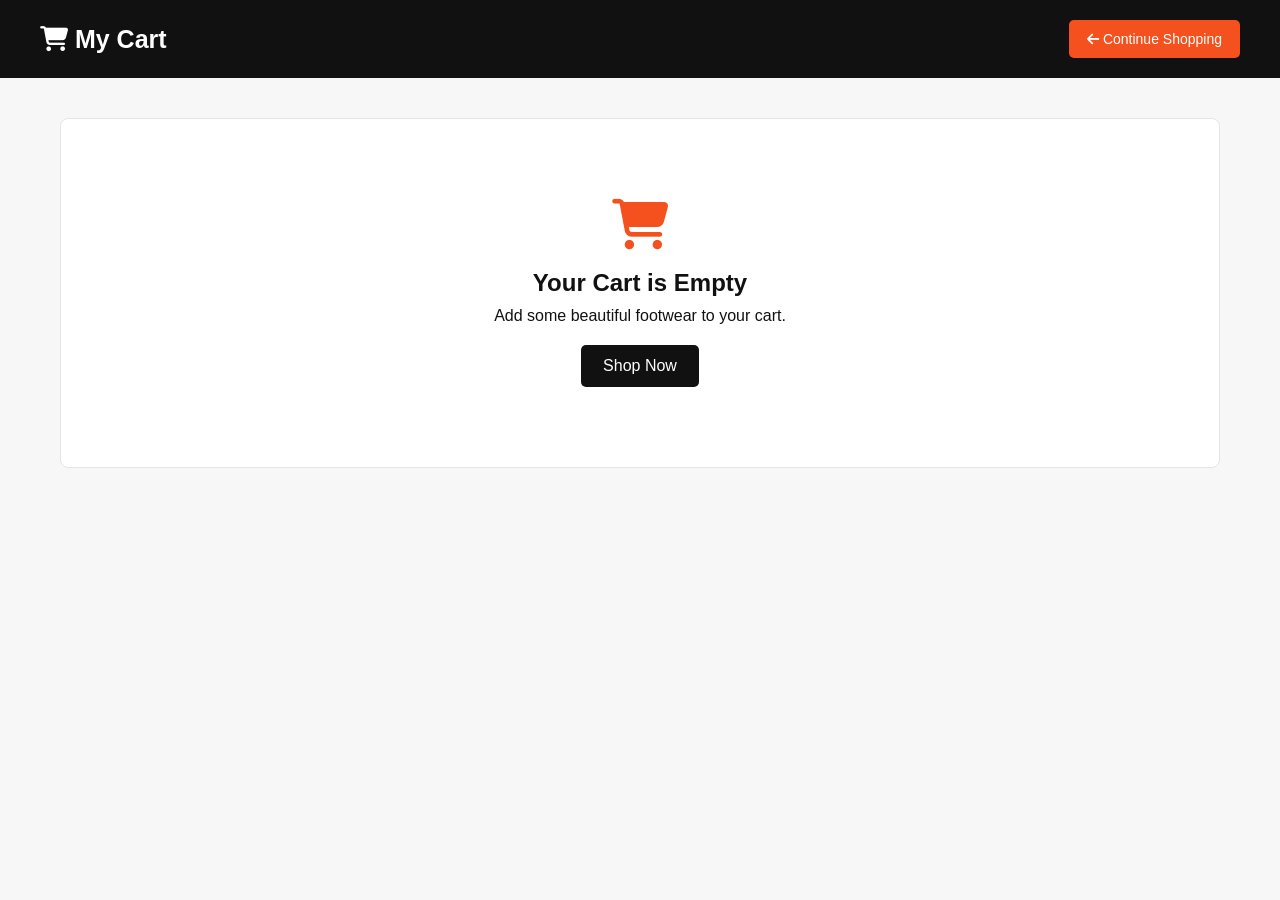
<file: cart.html>
<!DOCTYPE html>
<html lang="en">

<head>
    <meta charset="UTF-8">
    <meta name="viewport" content="width=device-width, initial-scale=1.0">

    <title>SOLESTYLE | Cart</title>

    <link rel="stylesheet"
          href="https://cdnjs.cloudflare.com/ajax/libs/font-awesome/6.5.2/css/all.min.css">

    <style>

        * {
            margin: 0;
            padding: 0;
            box-sizing: border-box;
        }

        body {
            font-family: Arial, Helvetica, sans-serif;
            background: #f7f7f7;
            color: #111;
        }

        /* HEADER */

        .header {
            background: #111;
            color: white;
            padding: 20px 40px;
            display: flex;
            align-items: center;
            justify-content: space-between;
        }

        .header h1 {
            font-size: 25px;
        }

        .back-btn {
            text-decoration: none;
            color: white;
            background: #f4511e;
            padding: 11px 18px;
            border-radius: 5px;
            font-size: 14px;
        }

        .back-btn:hover {
            background: white;
            color: #f4511e;
        }

        /* CART CONTAINER */

        .cart-container {
            max-width: 1200px;
            margin: 40px auto;
            padding: 0 20px;
        }

        .cart-items {
            display: flex;
            flex-direction: column;
            gap: 15px;
        }

        /* CART ITEM */

        .cart-item {
            background: white;
            border: 1px solid #e5e5e5;
            border-radius: 8px;
            padding: 15px;
            display: flex;
            align-items: center;
            gap: 20px;
        }

        .cart-item img {
            width: 120px;
            height: 120px;
            object-fit: cover;
            border-radius: 6px;
        }

        .cart-info {
            flex: 1;
        }

        .cart-info h3 {
            font-size: 18px;
            margin-bottom: 8px;
        }

        .cart-price {
            color: #f4511e;
            font-size: 17px;
            font-weight: bold;
            margin-bottom: 12px;
        }

        /* QUANTITY */

        .quantity {
            display: flex;
            align-items: center;
            gap: 10px;
        }

        .quantity button {
            width: 30px;
            height: 30px;
            border: 1px solid #ddd;
            background: white;
            cursor: pointer;
            border-radius: 4px;
            font-size: 16px;
        }

        .quantity button:hover {
            background: #f4511e;
            color: white;
        }

        .quantity span {
            min-width: 25px;
            text-align: center;
            font-weight: bold;
        }

        /* REMOVE BUTTON */

        .remove-btn {
            border: none;
            background: #111;
            color: white;
            padding: 9px 14px;
            border-radius: 5px;
            cursor: pointer;
        }

        .remove-btn:hover {
            background: #f4511e;
        }

        /* ORDER SUMMARY */

        .cart-summary {
            margin-top: 30px;
            background: white;
            border: 1px solid #e5e5e5;
            border-radius: 8px;
            padding: 25px;
            max-width: 400px;
            margin-left: auto;
        }

        .cart-summary h2 {
            margin-bottom: 20px;
        }

        .summary-row {
            display: flex;
            justify-content: space-between;
            margin-bottom: 15px;
            font-size: 15px;
        }

        .summary-row.total {
            border-top: 1px solid #ddd;
            padding-top: 15px;
            font-size: 20px;
            font-weight: bold;
        }

        /* CHECKOUT BUTTON */

        .checkout-btn {
            width: 100%;
            padding: 13px;
            border: none;
            background: #f4511e;
            color: white;
            border-radius: 5px;
            font-size: 15px;
            font-weight: bold;
            cursor: pointer;
            margin-top: 10px;
        }

        .checkout-btn:hover {
            background: #111;
        }

        /* EMPTY CART */

        .empty-cart {
            background: white;
            padding: 80px 20px;
            text-align: center;
            border-radius: 8px;
            border: 1px solid #e5e5e5;
        }

        .empty-cart i {
            font-size: 50px;
            color: #f4511e;
            margin-bottom: 20px;
        }

        .empty-cart h2 {
            margin-bottom: 10px;
        }

        .shop-btn {
            display: inline-block;
            margin-top: 20px;
            padding: 12px 22px;
            background: #111;
            color: white;
            text-decoration: none;
            border-radius: 5px;
        }

        .shop-btn:hover {
            background: #f4511e;
        }

        /* MOBILE RESPONSIVE */

        @media (max-width: 600px) {

            .header {
                padding: 18px 15px;
                gap: 10px;
            }

            .header h1 {
                font-size: 20px;
            }

            .back-btn {
                padding: 9px 10px;
                font-size: 12px;
            }

            .cart-item {
                flex-direction: column;
                align-items: flex-start;
            }

            .cart-item img {
                width: 100%;
                height: 250px;
            }

            .cart-summary {
                max-width: 100%;
            }

        }

    </style>

</head>

<body>

    <!-- HEADER -->

    <header class="header">

        <h1>
            <i class="fa-solid fa-cart-shopping"></i>
            My Cart
        </h1>

        <a href="index.html" class="back-btn">
            <i class="fa-solid fa-arrow-left"></i>
            Continue Shopping
        </a>

    </header>


    <!-- CART SECTION -->

    <main class="cart-container">

        <div id="cartItems" class="cart-items"></div>

    </main>


    <script>

        // GET CART FROM LOCAL STORAGE

        let cart = JSON.parse(localStorage.getItem("cart")) || [];

        const cartItems = document.getElementById("cartItems");


        // DISPLAY CART

        function displayCart() {

            cartItems.innerHTML = "";

            // EMPTY CART

            if (cart.length === 0) {

                cartItems.innerHTML = `

                    <div class="empty-cart">

                        <i class="fa-solid fa-cart-shopping"></i>

                        <h2>Your Cart is Empty</h2>

                        <p>
                            Add some beautiful footwear to your cart.
                        </p>

                        <a href="index.html" class="shop-btn">
                            Shop Now
                        </a>

                    </div>

                `;

                return;
            }


            // CALCULATE SUBTOTAL

            let subtotal = 0;


            // DISPLAY PRODUCTS

            cart.forEach((product, index) => {

                let price = Number(
                    String(product.price).replace(/[₹,]/g, "")
                );

                let quantity = Number(product.quantity) || 1;

                let total = price * quantity;

                subtotal += total;


                cartItems.innerHTML += `

                    <div class="cart-item">

                        <img
                            src="${product.image}"
                            alt="${product.name}"
                        >

                        <div class="cart-info">

                            <h3>${product.name}</h3>

                            <p class="cart-price">
                                ${product.price}
                            </p>

                            <div class="quantity">

                                <button onclick="decreaseQuantity(${index})">
                                    −
                                </button>

                                <span>${quantity}</span>

                                <button onclick="increaseQuantity(${index})">
                                    +
                                </button>

                            </div>

                        </div>

                        <button
                            class="remove-btn"
                            onclick="removeItem(${index})">

                            <i class="fa-solid fa-trash"></i>
                            Remove

                        </button>

                    </div>

                `;

            });


            // ORDER SUMMARY

            let delivery = 50;

            let grandTotal = subtotal + delivery;


            cartItems.innerHTML += `

                <div class="cart-summary">

                    <h2>Order Summary</h2>

                    <div class="summary-row">

                        <span>Subtotal</span>

                        <span>
                            ₹${subtotal.toLocaleString("en-IN")}
                        </span>

                    </div>

                    <div class="summary-row">

                        <span>Delivery</span>

                        <span>
                            ₹${delivery}
                        </span>

                    </div>

                    <div class="summary-row total">

                        <span>Total</span>

                        <span>
                            ₹${grandTotal.toLocaleString("en-IN")}
                        </span>

                    </div>

                    <button
                        class="checkout-btn"
                        onclick="checkout()">

                        <i class="fa-solid fa-lock"></i>
                        CHECKOUT

                    </button>

                </div>

            `;

        }


        // INCREASE QUANTITY

        function increaseQuantity(index) {

            cart[index].quantity++;

            saveCart();

        }


        // DECREASE QUANTITY

        function decreaseQuantity(index) {

            if (cart[index].quantity > 1) {

                cart[index].quantity--;

            } else {

                cart.splice(index, 1);

            }

            saveCart();

        }


        // REMOVE PRODUCT

        function removeItem(index) {

            cart.splice(index, 1);

            saveCart();

        }


        // SAVE CART

        function saveCart() {

            localStorage.setItem(
                "cart",
                JSON.stringify(cart)
            );

            displayCart();

        }


        // CHECKOUT

        function checkout() {

            if (cart.length === 0) {

                alert("Your cart is empty!");

                return;

            }

            let subtotal = cart.reduce((sum, item) => {

                let price = Number(
                    String(item.price).replace(/[₹,]/g, "")
                );

                return sum + (price * (Number(item.quantity) || 1));

            }, 0);


            let delivery = 50;

            let total = subtotal + delivery;


            // SUCCESS MESSAGE

            alert(

                "ORDER PLACED SUCCESSFULLY!\n\n" +

                "Subtotal: ₹" + subtotal.toLocaleString("en-IN") + "\n" +

                "Delivery: ₹" + delivery + "\n" +

                "Total: ₹" + total.toLocaleString("en-IN") + "\n\n" +

                "Thank you for shopping with SOLESTYLE!"

            );


            // CLEAR CART

            localStorage.removeItem("cart");

            cart = [];

            displayCart();

        }


        // INITIAL DISPLAY

        displayCart();

    </script>

</body>

</html>
</file>
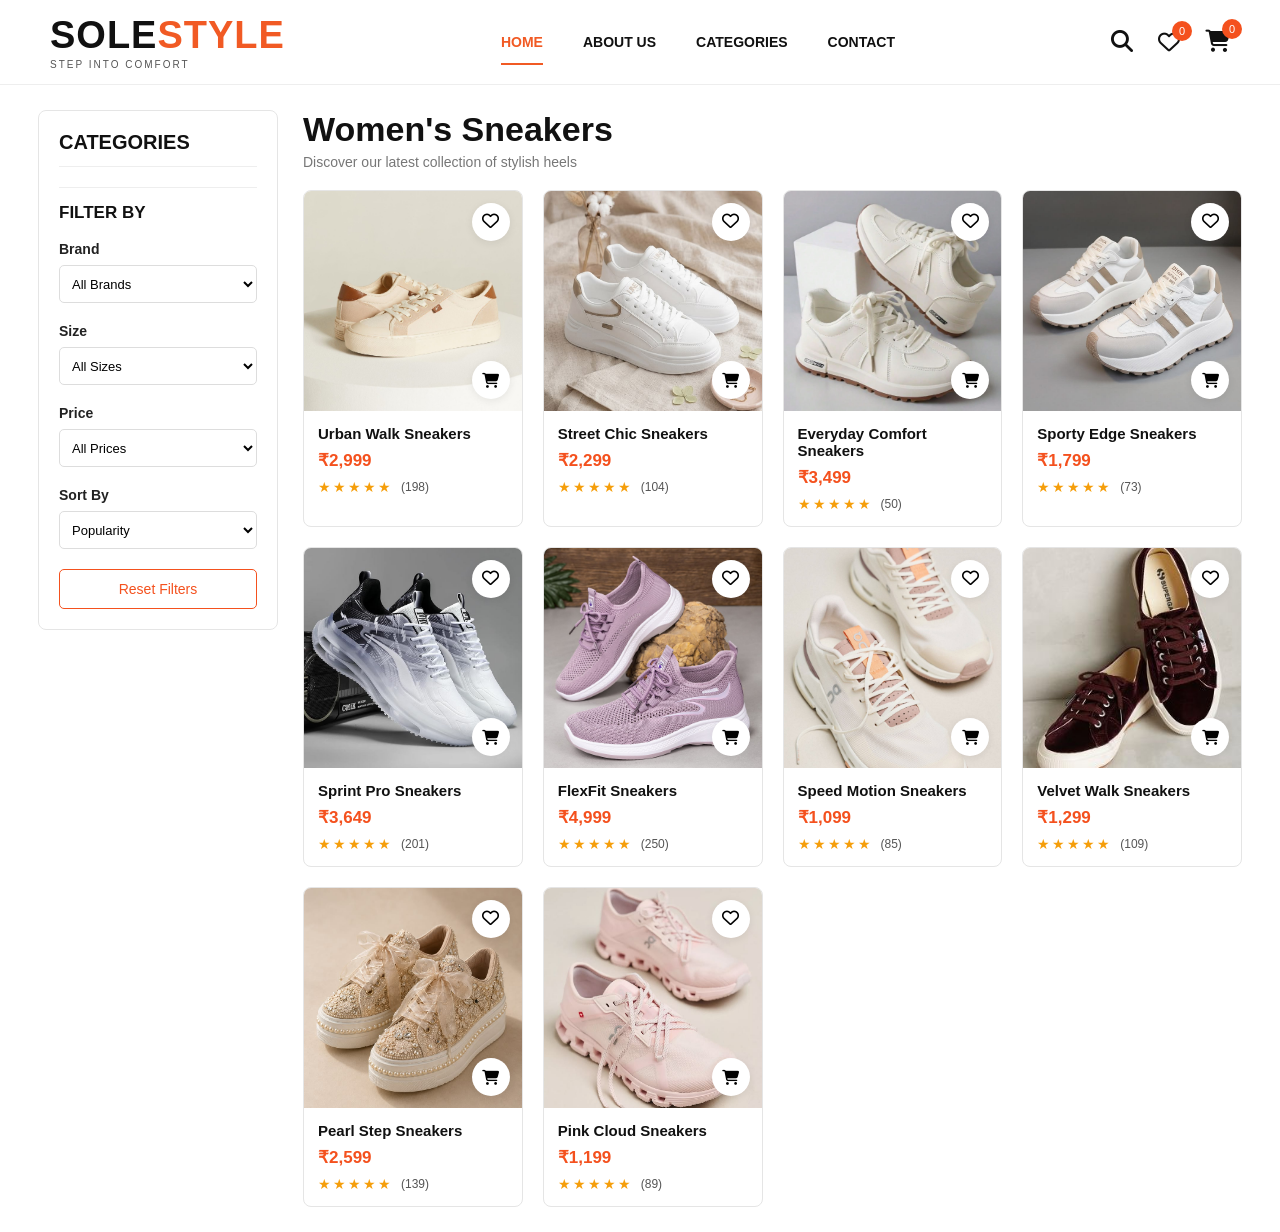
<file: Classicsneakers.html>
<!DOCTYPE html>
<html lang="en">
<head>
    <meta charset="UTF-8">
    <meta name="viewport" content="width=device-width, initial-scale=1.0">

    <title>SOLESTYLE | Categories</title>

    <link rel="stylesheet"
          href="https://cdnjs.cloudflare.com/ajax/libs/font-awesome/6.5.2/css/all.min.css">

    <style>

        * {
            margin: 0;
            padding: 0;
            box-sizing: border-box;
        }

        body {
            font-family: Arial, Helvetica, sans-serif;
            background: #fff;
            color: #111;
            padding-top: 85px;
        }

        /* Navbar */

.navbar {
    width: 100%;
    height: 85px;

    padding: 0 50px;

    display: flex;
    align-items: center;
    justify-content: space-between;

    background: #ffffff;

    border-bottom: 1px solid #eeeeee;

    /* FIXED */
    position: fixed;

    /* Directly below top bar */
    top: 0px;
    left: 0;

    z-index: 1000;
}
/* Logo */

.logo h2{
    font-size:38px;
    font-weight:800;
    letter-spacing:1px;
}

.logo span{
    color:#f15a24;
}

.logo p{
    font-size:10px;
    letter-spacing:2px;
    margin-top:2px;
    color:#555;
}
/* Menu */

.nav-links{
    display:flex;
    list-style:none;
    gap:40px;
}

.nav-links a{
    text-decoration:none;
    color:#111;
    font-size:14px;
    font-weight:600;
    position:relative;
}

.nav-links a:hover,
.nav-links .active{
    color:#f15a24;
}

.nav-links a {
    text-decoration: none;
    color: #111;
    font-size: 14px;
    font-weight: 600;
    position: relative;
    padding-bottom: 15px;
}

.nav-links a::after {
    content: "";
    position: absolute;

    left: 0;
    bottom: 0;

    width: 0;
    height: 2px;

    background: #f15a24;

    transition: width 0.3s ease;
}

.nav-links a.active {
    color: #f15a24;
}

.nav-links a.active::after {
    width: 100%;
}


.nav-links i{
    font-size:10px;
    margin-left:4px;
}


/* Icons */

.nav-icons{
    display:flex;
    align-items:center;
    gap:25px;
}

.nav-icons a{
    color:#111;
    font-size:22px;
    text-decoration:none;
}

.cart{
    position:relative;
}

.cart-icon {
    position: relative;
}

.cart-count {
    position: absolute;
    top: -10px;
    right: -12px;
    background: #f4511e;
    color: white;
    width: 20px;
    height: 20px;
    border-radius: 50%;
    font-size: 11px;
    display: flex;
    justify-content: center;
    align-items: center;
}
/* Navbar Wishlist Icon */

.nav-wishlist {
    position: relative;
    display: inline-flex;
    align-items: center;
    color: #111;
    font-size: 22px;
    text-decoration: none;
}

.nav-wishlist:hover {
    color: #f4511e;
}

.nav-wishlist .wishlist-count {
    position: absolute;
    top: -10px;
    right: -12px;
    background: #f4511e;
    color: white;
    width: 20px;
    height: 20px;
    border-radius: 50%;
    font-size: 11px;
    display: flex;
    justify-content: center;
    align-items: center;
}



        /* ================= MAIN LAYOUT ================= */

        .main-container {
            display: flex;
            gap: 25px;
            padding: 25px 38px;
        }


        /* ================= LEFT NAVIGATION ================= */

        .sidebar {
            width: 240px;
            min-width: 240px;
            border: 1px solid #e5e5e5;
            border-radius: 8px;
            background: #fff;
            padding: 20px;
            height: fit-content;
            position: sticky;
            top: 20px;
        }

        /* ================= SIDEBAR FILTER ================= */

        .sidebar-filter {
            margin-top: 20px;
            padding-top: 15px;
            border-top: 1px solid #eee;
        }


        .sidebar-filter h3 {
            font-size: 17px;
            margin-bottom: 18px;
        }


/* FILTER GROUP */

.filter-group {
    margin-bottom: 20px;
}


.filter-group h4 {
    font-size: 14px;
    margin-bottom: 8px;
    color: #222;
}


/* FILTER SELECT */

.filter-group select {
    width: 100%;
    height: 38px;

    border: 1px solid #ddd;
    border-radius: 5px;

    background: white;

    padding: 0 8px;

    font-size: 13px;

    cursor: pointer;
}


/* RESET BUTTON */

.sidebar-reset {
    width: 100%;
    height: 40px;

    border: 1px solid #f4511e;

    background: white;
    color: #f4511e;

    border-radius: 5px;

    cursor: pointer;

    font-size: 14px;

    transition: 0.3s;
}


.sidebar-reset:hover {
    background: #f4511e;
    color: white;
}

        .sidebar h2 {
            font-size: 20px;
            margin-bottom: 20px;
            padding-bottom: 12px;
            border-bottom: 1px solid #eee;
        }

        .sidebar ul {
            list-style: none;
        }

        .sidebar ul li {
            margin-bottom: 5px;
        }

        .sidebar ul li a {
            display: flex;
            align-items: center;
            gap: 12px;

            text-decoration: none;
            color: #333;

            padding: 12px 10px;

            border-radius: 5px;

            font-size: 14px;

            transition: 0.3s;
        }

        .sidebar ul li a i {
            width: 20px;
            color: #f4511e;
        }

        .sidebar ul li a:hover {
            background: #f4511e;
            color: white;
        }

        .sidebar ul li a:hover i {
            color: white;
        }

        .sidebar ul li a.active {
            background: #f4511e;
            color: white;
        }

        .sidebar ul li a.active i {
            color: white;
        }


        /* ================= RIGHT CONTENT ================= */

        .product-section {
            flex: 1;
            min-width: 0;
        }


        /* ================= PAGE TITLE ================= */

        .page-title {
            margin-bottom: 20px;
        }

        .page-title h1 {
            font-size: 34px;
            margin-bottom: 5px;
        }

        .page-title p {
            color: #777;
            font-size: 14px;
        }


        /* ================= PRODUCTS ================= */

        .products {
            display: grid;

            grid-template-columns: repeat(4, 1fr);

            gap: 20px;
        }

        .product-card {
            border: 1px solid #e5e5e5;

            border-radius: 8px;

            overflow: hidden;

            background: white;

            transition: 0.3s;
        }

        .product-card:hover {
            transform: translateY(-5px);

            box-shadow: 0 10px 25px rgba(0,0,0,0.08);
        }


        /* ================= PRODUCT IMAGE ================= */

        .product-image {
            height: 220px;

            background: #f7f7f7;

            position: relative;

            display: flex;

            align-items: center;

            justify-content: center;

            overflow: hidden;
        }

        .product-image img {
            width: 100%;
            height: 100%;

            object-fit: cover;

            transition: 0.4s;
        }

        .product-card:hover .product-image img {
            transform: scale(1.04);
        }


        /* ================= WISHLIST ================= */

        .wishlist {
            position: absolute;

            top: 12px;
            right: 12px;

            width: 38px;
            height: 38px;

            border: none;

            border-radius: 50%;

            background: white;

            font-size: 17px;

            cursor: pointer;

            box-shadow: 0 2px 8px rgba(0,0,0,0.08);
        }

        .wishlist:hover {
            color: #f4511e;
        }


        /* ================= CART ================= */

        .add-cart {
            position: absolute;

            bottom: 12px;
            right: 12px;

            width: 38px;
            height: 38px;

            border: none;

            border-radius: 50%;

            background: white;

            font-size: 15px;

            cursor: pointer;

            box-shadow: 0 2px 8px rgba(0,0,0,0.08);
        }

        .add-cart:hover {
            color: #f4511e;
        }


        /* ================= PRODUCT INFO ================= */

        .product-info {
            padding: 14px;
        }

        .product-info h3 {
            font-size: 15px;

            font-weight: 600;

            margin-bottom: 8px;
        }

        .price {
            color: #f4511e;

            font-size: 17px;

            font-weight: 700;

            margin-bottom: 8px;
        }

        .rating {
            display: flex;

            align-items: center;

            gap: 8px;
        }

        .rating span {
            color: #f59e0b;

            letter-spacing: 2px;

            font-size: 14px;
        }

        .rating small {
            color: #555;

            font-size: 12px;
        }


        /


        /* ================= TABLET ================= */

        @media (max-width: 1100px) {

            .main-container {
                padding: 20px;
            }

            .products {
                grid-template-columns: repeat(3, 1fr);
            }

        }


        /* ================= MOBILE ================= */

        @media (max-width: 768px) {

            .main-container {
                flex-direction: column;
                padding: 20px;
            }

            .sidebar {
                width: 100%;
                position: static;
            }

            .sidebar ul {
                display: grid;
                grid-template-columns: repeat(2, 1fr);
                gap: 5px;
            }

            .filter-bar {
                flex-direction: column;
                gap: 15px;
                align-items: stretch;
            }

            .filters {
                flex-wrap: wrap;
            }

            .sort {
                justify-content: space-between;
            }

            .products {
                grid-template-columns: repeat(2, 1fr);
            }

        }


        /* ================= SMALL MOBILE ================= */

        @media (max-width: 500px) {

            .sidebar ul {
                grid-template-columns: 1fr;
            }

            .products {
                grid-template-columns: 1fr;
            }

            .product-image {
                height: 280px;
            }

        }
        .reset-btn {
    height: 40px;
    padding: 0 15px;

    border: 1px solid #f4511e;

    background: white;

    color: #f4511e;

    border-radius: 5px;

    cursor: pointer;

    font-size: 14px;
}

.reset-btn:hover {
    background: #f4511e;
    color: white;
}

.back-btn {
    display: inline-flex;
    align-items: center;
    gap: 10px;

    margin: 25px 40px;

    padding: 12px 20px;

    background: #111;
    color: white;

    text-decoration: none;

    font-size: 14px;
    font-weight: 700;

    border-radius: 5px;

    transition: 0.3s;
}

.back-btn:hover {
    background: #f4511e;
}

/* ================= RIGHT SIDEBAR ================= */

.sidebar-overlay {
    position: fixed;
    inset: 0;
    background: rgba(0,0,0,0.55);
    z-index: 5000;
    display: none;
}

.sidebar-overlay.active {
    display: block;
}

.side-sidebar {
    position: fixed;
    top: 0;
    right: -450px;

    width: 400px;
    max-width: 90%;
    height: 100vh;

    background: white;
    z-index: 5001;

    display: flex;
    flex-direction: column;

    transition: right 0.4s ease;

    box-shadow: -5px 0 20px rgba(0,0,0,0.15);
}

.side-sidebar.active {
    right: 0;
}

/* HEADER */

.sidebar-header {
    display: flex;
    justify-content: space-between;
    align-items: center;
    padding: 22px;
    border-bottom: 1px solid #eee;
}

.sidebar-header h2 {
    font-size: 21px;
    color: #222;
}

.sidebar-header h2 i {
    color: #f4511e;
    margin-right: 8px;
}

.sidebar-header button {
    border: none;
    background: none;
    font-size: 30px;
    cursor: pointer;
}

/* PRODUCTS */

.sidebar-products {
    flex: 1;
    overflow-y: auto;
    padding: 20px;
}

.sidebar-product {
    display: flex;
    align-items: center;
    gap: 14px;
    padding: 14px 0;
    border-bottom: 1px solid #eee;
}

.sidebar-product img {
    width: 75px;
    height: 85px;
    object-fit: cover;
    border-radius: 6px;
}

.sidebar-product-info {
    flex: 1;
}

.sidebar-product-info h4 {
    font-size: 14px;
    margin-bottom: 8px;
}

.sidebar-product-info p {
    color: #f4511e;
    font-weight: 700;
}

.remove-product {
    border: none;
    background: none;
    color: #999;
    font-size: 18px;
    cursor: pointer;
}

.remove-product:hover {
    color: #f4511e;
}

.empty-sidebar {
    text-align: center;
    color: #888;
    padding: 50px 10px;
}

/* FOOTER */

.sidebar-footer {
    padding: 22px;
    border-top: 1px solid #eee;
}

.sidebar-footer h3 {
    margin-bottom: 18px;
}

.sidebar-checkout {
    display: block;
    width: 100%;
    padding: 14px;
    background: #f4511e;
    color: white;
    text-align: center;
    text-decoration: none;
    font-weight: 700;
    border-radius: 5px;
}

.sidebar-checkout:hover {
    background: #222;
}

@media(max-width:480px) {
    .side-sidebar {
        width: 90%;
    }
}


.wishlist-add-cart {
    background: #f4511e;
    color: white;
    border: none;
    padding: 10px 14px;
    border-radius: 5px;
    font-size: 12px;
    font-weight: 700;
    cursor: pointer;
    margin-top: 8px;
    transition: 0.3s;
}

.wishlist-add-cart:hover {
    background: #222;
}
/* CHECKOUT OVERLAY */

.checkout-overlay {
    position: fixed;
    inset: 0;
    background: rgba(0,0,0,0.6);
    z-index: 6000;

    display: none;
    justify-content: center;
    align-items: center;

    padding: 20px;
}

.checkout-overlay.active {
    display: flex;
}

.checkout-form {
    background: white;
    width: 500px;
    max-width: 100%;
    max-height: 90vh;

    overflow-y: auto;

    padding: 25px;
    border-radius: 8px;
}

.checkout-header {
    display: flex;
    justify-content: space-between;
    align-items: center;

    margin-bottom: 25px;
}

.checkout-header h2 {
    font-size: 25px;
}

.checkout-header button {
    border: none;
    background: none;
    font-size: 30px;
    cursor: pointer;
}

.checkout-form h3 {
    margin: 20px 0 15px;
}

.checkout-form label {
    display: block;
    font-size: 14px;
    font-weight: 600;
    margin-bottom: 7px;
}

.checkout-form input,
.checkout-form textarea {
    width: 100%;
    padding: 12px;
    margin-bottom: 15px;

    border: 1px solid #ddd;
    border-radius: 5px;

    font-size: 14px;
}

.checkout-form textarea {
    height: 85px;
    resize: vertical;
}

.place-order {
    width: 100%;
    padding: 14px;

    background: #f4511e;
    color: white;

    border: none;
    border-radius: 5px;

    font-size: 15px;
    font-weight: 700;

    cursor: pointer;
}

.place-order:hover {
    background: #222;
}

/* ================= RESPONSIVE NAVBAR ================= */

.menu-toggle {
    display: none;
    background: none;
    border: none;
    font-size: 25px;
    color: #f15a24;
    cursor: pointer;
}

/* TABLET */
@media (max-width: 992px) {

    .navbar {
        padding: 0 25px;
    }

    .nav-links {
        gap: 18px;
    }

    .nav-icons {
        gap: 15px;
    }

    .logo h2 {
        font-size: 30px;
    }
}

/* MOBILE */
@media (max-width: 768px) {

    .navbar {
        height: 75px;
        padding: 0 20px;
    }

    body {
        padding-top: 75px;
    }

    .logo h2 {
        font-size: 25px;
    }

    .logo p {
        font-size: 8px;
    }

    .menu-toggle {
        display: block;
        order: 3;
    }

    .nav-icons {
        margin-left: auto;
        margin-right: 18px;
        gap: 15px;
    }

    .nav-icons a {
        font-size: 18px;
    }

    .nav-links {
        position: absolute;
        top: 75px;
        left: -100%;
        width: 100%;
        background: white;
        display: flex;
        flex-direction: column;
        gap: 0;
        padding: 10px 25px;
        box-shadow: 0 5px 15px rgba(0,0,0,0.1);
        transition: 0.4s ease;
        z-index: 1000;
    }

    .nav-links.active {
        left: 0;
    }

    .nav-links li {
        width: 100%;
        border-bottom: 1px solid #eee;
    }

    .nav-links a {
        display: block;
        padding: 15px 5px;
        font-size: 14px;
    }

    .nav-links a::after {
        display: none;
    }
}

/* SMALL MOBILE */
@media (max-width: 480px) {

    .navbar {
        padding: 0 12px;
    }

    .logo h2 {
        font-size: 21px;
    }

    .nav-icons {
        gap: 12px;
        margin-right: 12px;
    }

    .nav-icons a {
        font-size: 16px;
    }

    .menu-toggle {
        font-size: 21px;
    }

    .cart-count,
    .wishlist-count {
        width: 17px;
        height: 17px;
        font-size: 10px;
    }
}

</style>
</head>
<body>
    <!-- Navbar -->
    <nav class="navbar">

        <!-- Logo -->
        <div class="logo">
            <h2>SOLE<span>STYLE</span></h2>
            <p>STEP INTO COMFORT</p>
        </div>
<!-- MOBILE MENU BUTTON -->
<button class="menu-toggle" onclick="toggleMenu()">
    <i class="fa-solid fa-bars"></i>
</button>
        <!-- Menu -->
        <ul class="nav-links">
            <li><a href="index.html" class="active">HOME</a></li>
            <li><a href="index.html#about">ABOUT US</a></li>
            <li><a href="index.html#category">CATEGORIES</a></li>
            <li><a href="index.html#contact">CONTACT</a></li>
        </ul>

        <!-- Icons -->
        <div class="nav-icons">

    <!-- Search -->
      <a href="javascript:void(0)" onclick="openSearch()" title="Search">
      <i class="fa-solid fa-magnifying-glass"></i>
      </a>
       <!-- Wishlist Navbar Icon -->
<!-- WISHLIST -->
<a href="javascript:void(0)"
   class="nav-wishlist"
   onclick="openWishlist()"
   title="Wishlist">

    <i class="fa-regular fa-heart"></i>
    <span id="wishlistCount" class="wishlist-count">0</span>
</a>

<!-- CART -->
<a href="javascript:void(0)"
   class="cart-icon"
   onclick="openCart()"
   title="Cart">

    <i class="fa-solid fa-cart-shopping"></i>
    <span id="cartCount" class="cart-count">0</span>
</a>


</div>



    </nav>

<!-- ================= MAIN CONTAINER ================= -->

<div class="main-container">

<!-- ================= LEFT NAVIGATION ================= -->

    <aside class="sidebar">

        <h2>CATEGORIES</h2>

        <div class="sidebar-filter">

            <h3>FILTER BY</h3>
            <div class="filter-group">
                <h4>Brand</h4>

                <select id="brandFilter">

                <option value="all">All Brands</option>
                <option value="Nike">Nike</option>
                <option value="Puma">Puma</option>
                <option value="Adidas">Adidas</option>

            </select>
        </div>
        <div class="filter-group">
            <h4>Size</h4>

             <select id="sizeFilter">

                <option value="all">All Sizes</option>
                <option value="5">5</option>
                <option value="6">6</option>
                <option value="7">7</option>
                <option value="8">8</option>

            </select>
        </div>

        <div class="filter-group">

            <h4>Price</h4>

            <select id="priceFilter">

                <option value="all">All Prices</option>
                <option value="999">Under ₹999</option>
                <option value="999-1999">₹999 - ₹1999</option>
                <option value="2000">₹2000 and above</option>

            </select>
        </div>
        <div class="filter-group">

            <h4>Sort By</h4>

            <select id="sortFilter">

                <option value="popularity">Popularity</option>
                <option value="low">Price Low to High</option>
                <option value="high">Price High to Low</option>
                <option value="newest">Newest</option>

            </select>

        </div>
        <button id="resetFilter" class="sidebar-reset">
            Reset Filters
        </button>

    </div>


    </aside>

    <!-- ================= RIGHT PRODUCT SECTION ================= -->

    <main class="product-section">


        <div class="page-title">

            <h1>Women's Sneakers</h1>

            <p>Discover our latest collection of stylish heels</p>

        </div>


<!-- ================= PRODUCTS ================= -->

<section class="products">


    <!-- PRODUCT 1 -->

    <div class="product-card"
         data-brand="Puma"
         data-size="5"
         data-price="2999">

        <div class="product-image">

            <img src="urban.jpg" alt="urban">

            <button class="wishlist">
                <i class="fa-regular fa-heart"></i>
            </button>

            <button class="add-cart">
                <i class="fa-solid fa-cart-shopping"></i>
            </button>

        </div>

        <div class="product-info">

            <h3>Urban Walk Sneakers</h3>

            <p class="price">₹2,999</p>

            <div class="rating">
                <span>★★★★★</span>
                <small>(198)</small>
            </div>

        </div>

    </div>


    <!-- PRODUCT 2 -->

    <div class="product-card"
         data-brand="Nike"
         data-size="7"
         data-price="2299">

        <div class="product-image">

            <img src="street.jpg" alt="street">

            <button class="wishlist">
                <i class="fa-regular fa-heart"></i>
            </button>

            <button class="add-cart">
                <i class="fa-solid fa-cart-shopping"></i>
            </button>

        </div>

        <div class="product-info">

            <h3>Street Chic Sneakers</h3>

            <p class="price">₹2,299</p>

            <div class="rating">
                <span>★★★★★</span>
                <small>(104)</small>
            </div>

        </div>

    </div>


    <!-- PRODUCT 3 -->

    <div class="product-card"
         data-brand="Adidas"
         data-size="6"
         data-price="1499">

        <div class="product-image">

            <img src="every.jpg" alt="every">

            <button class="wishlist">
                <i class="fa-regular fa-heart"></i>
            </button>

            <button class="add-cart">
                <i class="fa-solid fa-cart-shopping"></i>
            </button>

        </div>

        <div class="product-info">

            <h3>Everyday Comfort Sneakers</h3>

            <p class="price">₹3,499</p>

            <div class="rating">
                <span>★★★★★</span>
                <small>(50)</small>
            </div>

        </div>

    </div>


    <!-- PRODUCT 4 -->

    <div class="product-card"
         data-brand="Puma"
         data-size="8"
         data-price="1799">

        <div class="product-image">

            <img src="sport.jpg" alt="sport">

            <button class="wishlist">
                <i class="fa-regular fa-heart"></i>
            </button>

            <button class="add-cart">
                <i class="fa-solid fa-cart-shopping"></i>
            </button>

        </div>

        <div class="product-info">

            <h3>Sporty Edge Sneakers</h3>

            <p class="price">₹1,799</p>

            <div class="rating">
                <span>★★★★★</span>
                <small>(73)</small>
            </div>

        </div>

    </div>


    <!-- PRODUCT 5 -->

    <div class="product-card"
         data-brand="Nike"
         data-size="7"
         data-price="3649">

        <div class="product-image">

            <img src="sprint.jpg" alt="sprint">

            <button class="wishlist">
                <i class="fa-regular fa-heart"></i>
            </button>

            <button class="add-cart">
                <i class="fa-solid fa-cart-shopping"></i>
            </button>

        </div>

        <div class="product-info">

            <h3>Sprint Pro Sneakers</h3>

            <p class="price">₹3,649</p>

            <div class="rating">
                <span>★★★★★</span>
                <small>(201)</small>
            </div>

        </div>

    </div>

    <!-- PRODUCT 6 -->

    <div class="product-card"
         data-brand="Adidas"
         data-size="6"
         data-price="4999">

        <div class="product-image">

            <img src="flex.jpg" alt="flex">

            <button class="wishlist">
                <i class="fa-regular fa-heart"></i>
            </button>

            <button class="add-cart">
                <i class="fa-solid fa-cart-shopping"></i>
            </button>

        </div>

        <div class="product-info">

            <h3>FlexFit Sneakers</h3>

            <p class="price">₹4,999</p>

            <div class="rating">
                <span>★★★★★</span>
                <small>(250)</small>
            </div>

        </div>

    </div>

    <!-- PRODUCT 7 -->

    <div class="product-card"
         data-brand="Adidas"
         data-size="6"
         data-price="1099">

        <div class="product-image">

            <img src="speed.jpg" alt="speed">

            <button class="wishlist">
                <i class="fa-regular fa-heart"></i>
            </button>

            <button class="add-cart">
                <i class="fa-solid fa-cart-shopping"></i>
            </button>

        </div>

        <div class="product-info">

            <h3>Speed Motion Sneakers</h3>

            <p class="price">₹1,099</p>

            <div class="rating">
                <span>★★★★★</span>
                <small>(85)</small>
            </div>

        </div>

    </div>


    <!-- PRODUCT 8 -->

    <div class="product-card"
         data-brand="Nike"
         data-size="8"
         data-price="1299">

        <div class="product-image">

            <img src="velvet.jpg" alt="velvet">

            <button class="wishlist">
                <i class="fa-regular fa-heart"></i>
            </button>

            <button class="add-cart">
                <i class="fa-solid fa-cart-shopping"></i>
            </button>

        </div>

        <div class="product-info">

            <h3>Velvet Walk Sneakers</h3>

            <p class="price">₹1,299</p>

            <div class="rating">
                <span>★★★★★</span>
                <small>(109)</small>
            </div>

        </div>

    </div>

    <!-- PRODUCT 9 -->

    <div class="product-card"
         data-brand="Puma"
         data-size="7"
         data-price="2599">

        <div class="product-image">

            <img src="pearl.jpg" alt="pearl">

            <button class="wishlist">
                <i class="fa-regular fa-heart"></i>
            </button>

            <button class="add-cart">
                <i class="fa-solid fa-cart-shopping"></i>
            </button>

        </div>

        <div class="product-info">

            <h3>Pearl Step Sneakers</h3>

            <p class="price">₹2,599</p>

            <div class="rating">
                <span>★★★★★</span>
                <small>(139)</small>
            </div>

        </div>

    </div>

    <!-- PRODUCT 10 -->

    <div class="product-card"
         data-brand="Nike"
         data-size="8"
         data-price="1199">

        <div class="product-image">

            <img src="on.jpg" alt="on">

            <button class="wishlist">
                <i class="fa-regular fa-heart"></i>
            </button>

            <button class="add-cart">
                <i class="fa-solid fa-cart-shopping"></i>
            </button>

        </div>

        <div class="product-info">

            <h3>Pink Cloud Sneakers</h3>

            <p class="price">₹1,199</p>

            <div class="rating">
                <span>★★★★★</span>
                <small>(89)</small>
            </div>

        </div>

    </div>


</section>
</div>
<script>

      /* =========================================
   SOLESTYLE CART + WISHLIST
========================================= */

let cart = JSON.parse(localStorage.getItem("cart")) || [];
let wishlist = JSON.parse(localStorage.getItem("wishlist")) || [];

/* =========================================
   GET PRODUCT INFORMATION
========================================= */

function getProductInfo(card) {

    return {
        name: card.querySelector("h3").innerText,
        price: card.querySelector(".price").innerText,
        image: card.querySelector("img").getAttribute("src"),
        brand: card.dataset.brand,
        size: card.dataset.size
    };

}

/* =========================================
   WISHLIST
========================================= */

function updateWishlistCount() {
    document.getElementById("wishlistCount").innerText =
        wishlist.length;
}

// Product wishlist buttons only
document.querySelectorAll(".product-card .wishlist").forEach(button => {

    button.addEventListener("click", function () {

        const card = this.closest(".product-card");
        const product = getProductInfo(card);

        const existingProduct = wishlist.find(
            item => item.name === product.name
        );

        const icon = this.querySelector("i");

        if (existingProduct) {

            wishlist = wishlist.filter(
                item => item.name !== product.name
            );

            icon.classList.remove("fa-solid");
            icon.classList.add("fa-regular");

        } else {

            wishlist.push(product);

            icon.classList.remove("fa-regular");
            icon.classList.add("fa-solid");

        }

        localStorage.setItem("wishlist", JSON.stringify(wishlist));

        updateWishlistCount();

    });

});


/* LOAD WISHLIST STATUS */

document.querySelectorAll(".product-card").forEach(card => {

    const productName = card.querySelector("h3").innerText;

    const button = card.querySelector(".wishlist");
    const icon = button.querySelector("i");

    const exists = wishlist.some(
        item => item.name === productName
    );

    if (exists) {
        icon.classList.remove("fa-regular");
        icon.classList.add("fa-solid");
    }

});

updateWishlistCount();

/* =========================================
   ADD TO CART
========================================= */

/* =========================================
   CART FUNCTIONALITY
========================================= */

function updateCartCount() {

    let totalItems = cart.reduce((total, item) => {
        return total + (Number(item.quantity) || 1);
    }, 0);

    document.getElementById("cartCount").innerText = totalItems;
}


// ADD TO CART

document.querySelectorAll(".add-cart").forEach(button => {

    button.addEventListener("click", function () {

        const card = this.closest(".product-card");

        const product = getProductInfo(card);

        const existingProduct = cart.find(
            item => item.name === product.name
        );

        if (existingProduct) {

            existingProduct.quantity += 1;

        } else {

            product.quantity = 1;
            cart.push(product);

        }

        localStorage.setItem("cart", JSON.stringify(cart));

        updateCartCount();

        alert(product.name + " added to cart!");

    });

});


// LOAD CART COUNT

updateCartCount();
</script>
<script>

const brandFilter = document.getElementById("brandFilter");
const sizeFilter = document.getElementById("sizeFilter");
const priceFilter = document.getElementById("priceFilter");
const sortFilter = document.getElementById("sortFilter");
const resetFilter = document.getElementById("resetFilter");

const productsContainer = document.querySelector(".products");
const products = Array.from(
    document.querySelectorAll(".product-card")
);


/* ================= FILTER ================= */

function applyFilters() {

    const selectedBrand = brandFilter.value;
    const selectedSize = sizeFilter.value;
    const selectedPrice = priceFilter.value;

    products.forEach(product => {

        const brand = product.dataset.brand;
        const size = product.dataset.size;
        const price = Number(product.dataset.price);

        /* BRAND */
        const brandMatch =
            selectedBrand === "all" ||
            brand === selectedBrand;

        /* SIZE */
        const sizeMatch =
            selectedSize === "all" ||
            size === selectedSize;

        /* PRICE */
        let priceMatch = true;

        if (selectedPrice === "999") {

            priceMatch = price < 999;

        }

        else if (selectedPrice === "999-1999") {

            priceMatch =
                price >= 999 &&
                price <= 1999;

        }

        else if (selectedPrice === "2000") {

            priceMatch = price >= 2000;

        }


        /* SHOW / HIDE */

        if (
            brandMatch &&
            sizeMatch &&
            priceMatch
        ) {

            product.style.display = "";

        }

        else {

            product.style.display = "none";

        }

    });

}


/* ================= FILTER EVENTS ================= */

brandFilter.addEventListener(
    "change",
    applyFilters
);

sizeFilter.addEventListener(
    "change",
    applyFilters
);

priceFilter.addEventListener(
    "change",
    applyFilters
);


/* ================= SORT ================= */

sortFilter.addEventListener("change", function () {

    const sortValue = this.value;

    const productArray = Array.from(products);

    if (sortValue === "low") {

        productArray.sort((a, b) => {

            return Number(a.dataset.price) -
                   Number(b.dataset.price);

        });

    }

    else if (sortValue === "high") {

        productArray.sort((a, b) => {

            return Number(b.dataset.price) -
                   Number(a.dataset.price);

        });

    }

    else if (sortValue === "popularity") {

        /* Original order */
        productArray.sort((a, b) => {

            return products.indexOf(a) -
                   products.indexOf(b);

        });

    }


    productArray.forEach(product => {

        productsContainer.appendChild(product);

    });

});


/* ================= RESET ================= */

resetFilter.addEventListener("click", function () {

    brandFilter.value = "all";
    sizeFilter.value = "all";
    priceFilter.value = "all";
    sortFilter.value = "popularity";

    products.forEach(product => {

        product.style.display = "";

    });

});


/* =====================================
   CART AND WISHLIST SIDEBAR
===================================== */

function closeSidebars() {
    document.getElementById("sidebarOverlay")
        .classList.remove("active");

    document.getElementById("cartSidebar")
        .classList.remove("active");

    document.getElementById("wishlistSidebar")
        .classList.remove("active");
}

function openCart() {
    closeSidebars();

    document.getElementById("sidebarOverlay")
        .classList.add("active");

    document.getElementById("cartSidebar")
        .classList.add("active");

    renderCartSidebar();
}

function openWishlist() {
    closeSidebars();

    document.getElementById("sidebarOverlay")
        .classList.add("active");

    document.getElementById("wishlistSidebar")
        .classList.add("active");

    renderWishlistSidebar();
}

/* =====================================
   RENDER CART
===================================== */

function renderCartSidebar() {

    cart = JSON.parse(localStorage.getItem("cart")) || [];

    const container = document.getElementById("cartItems");

    let total = 0;

    if (cart.length === 0) {
        container.innerHTML =
            '<p class="empty-sidebar">Your cart is empty!</p>';
        document.getElementById("cartTotal").innerText = "0";
        return;
    }

    container.innerHTML = "";

    cart.forEach((item, index) => {

        const price = Number(
            String(item.price).replace(/[^\d.]/g, "")
        ) || 0;

        const quantity = Number(item.quantity) || 1;

        total += price * quantity;

        container.innerHTML += `
            <div class="sidebar-product">

                <img src="${item.image}" alt="${item.name}">

                <div class="sidebar-product-info">
                    <h4>${item.name}</h4>
                    <p>${item.price} × ${quantity}</p>
                </div>

                <button class="remove-product"
                    onclick="removeCartItem(${index})">
                    <i class="fa-solid fa-trash"></i>
                </button>

            </div>
        `;
    });

    document.getElementById("cartTotal").innerText = total;

    updateCartCount();
}

/* REMOVE CART PRODUCT */

function removeCartItem(index) {

    cart.splice(index, 1);

    localStorage.setItem("cart", JSON.stringify(cart));

    renderCartSidebar();
}

/* =====================================
   RENDER WISHLIST
===================================== */

function renderWishlistSidebar() {

    wishlist = JSON.parse(localStorage.getItem("wishlist")) || [];

    const container = document.getElementById("wishlistItems");

    if (wishlist.length === 0) {

        container.innerHTML =
            '<p class="empty-sidebar">Your wishlist is empty!</p>';

        updateWishlistCount();
        return;
    }

    container.innerHTML = "";

    wishlist.forEach((item, index) => {

        container.innerHTML += `
            <div class="sidebar-product">

                <img src="${item.image}" alt="${item.name}">

                <div class="sidebar-product-info">
                    <h4>${item.name}</h4>
                    <p>${item.price}</p>

                    <button class="wishlist-add-cart"
                        onclick="moveToCart(${index})">
                        ADD TO CART
                    </button>
                </div>

                <button class="remove-product"
                    onclick="removeWishlistItem(${index})">
                    <i class="fa-solid fa-trash"></i>
                </button>

            </div>
        `;
    });

    updateWishlistCount();
}

/* REMOVE WISHLIST PRODUCT */

function removeWishlistItem(index) {

    wishlist.splice(index, 1);

    localStorage.setItem("wishlist", JSON.stringify(wishlist));

    document.querySelectorAll(".product-card").forEach(card => {

        const name = card.querySelector("h3").innerText;

        if (wishlist.some(item => item.name === name)) return;

        const icon = card.querySelector(".wishlist i");

        icon.classList.remove("fa-solid");
        icon.classList.add("fa-regular");
    });

    renderWishlistSidebar();
}

/* =====================================
   MOVE WISHLIST TO CART
===================================== */

function moveToCart(index) {

    const product = wishlist[index];

    if (!product) return;

    const existing = cart.find(item => item.name === product.name);

    if (existing) {
        existing.quantity = (Number(existing.quantity) || 1) + 1;
    } else {
        cart.push({...product, quantity: 1});
    }

    wishlist.splice(index, 1);

    localStorage.setItem("cart", JSON.stringify(cart));
    localStorage.setItem("wishlist", JSON.stringify(wishlist));

    updateCartCount();
    updateWishlistCount();

    document.querySelectorAll(".product-card").forEach(card => {

        if (card.querySelector("h3").innerText === product.name) {

            const icon = card.querySelector(".wishlist i");

            icon.classList.remove("fa-solid");
            icon.classList.add("fa-regular");
        }
    });

    renderWishlistSidebar();
}

/* =====================================
   CHECKOUT
===================================== */

function openCheckout() {

    cart = JSON.parse(localStorage.getItem("cart")) || [];

    if (cart.length === 0) {
        alert("Your cart is empty!");
        return;
    }

    let total = 0;

    cart.forEach(item => {

        const price = Number(
            String(item.price).replace(/[^\d.]/g, "")
        ) || 0;

        total += price * (Number(item.quantity) || 1);
    });

    document.getElementById("checkoutTotal").innerText = total;

    closeSidebars();

    document.getElementById("checkoutOverlay")
        .classList.add("active");
}

function closeCheckout() {

    document.getElementById("checkoutOverlay")
        .classList.remove("active");
}

/* PLACE ORDER */

document.getElementById("checkoutForm")
.addEventListener("submit", function(e) {

    e.preventDefault();

    cart = JSON.parse(localStorage.getItem("cart")) || [];

    if (cart.length === 0) {
        alert("Your cart is empty!");
        closeCheckout();
        return;
    }

    const customerName =
        document.getElementById("customerName").value;

    alert("Order placed successfully! Thank you " + customerName);

    localStorage.removeItem("cart");

    cart = [];

    updateCartCount();

    renderCartSidebar();

    closeCheckout();

    this.reset();
});
/* ================= MOBILE NAVBAR ================= */

function toggleMenu() {

    document.querySelector(".nav-links").classList.toggle("active");

    const icon = document.querySelector(".menu-toggle i");

    icon.classList.toggle("fa-bars");
    icon.classList.toggle("fa-xmark");
}

/* CLOSE MENU AFTER CLICKING */

document.querySelectorAll(".nav-links a").forEach(link => {

    link.addEventListener("click", function() {

        document.querySelector(".nav-links").classList.remove("active");

        const icon = document.querySelector(".menu-toggle i");

        icon.classList.remove("fa-xmark");
        icon.classList.add("fa-bars");

    });

});
</script>

<!-- SIDEBAR OVERLAY -->
<div class="sidebar-overlay"
     id="sidebarOverlay"
     onclick="closeSidebars()">
</div>


<!-- SIDEBAR OVERLAY -->
<div class="sidebar-overlay"
     id="sidebarOverlay"
     onclick="closeSidebars()">
</div>

<!-- CART SIDEBAR -->
<div class="side-sidebar" id="cartSidebar">

    <div class="sidebar-header">
        <h2>
            <i class="fa-solid fa-cart-shopping"></i>
            My Cart
        </h2>

        <button onclick="closeSidebars()">&times;</button>
    </div>

    <div class="sidebar-products" id="cartItems"></div>

    <div class="sidebar-footer">

        <h3>Total: ₹<span id="cartTotal">0</span></h3>

        <button class="sidebar-checkout"
                onclick="openCheckout()">
            PROCEED TO CHECKOUT
        </button>

    </div>
</div>

<!-- WISHLIST SIDEBAR -->
<div class="side-sidebar" id="wishlistSidebar">

    <div class="sidebar-header">
        <h2>
            <i class="fa-regular fa-heart"></i>
            My Wishlist
        </h2>

        <button onclick="closeSidebars()">&times;</button>
    </div>

    <div class="sidebar-products" id="wishlistItems"></div>

</div>

<!-- CHECKOUT FORM -->

<div class="checkout-overlay" id="checkoutOverlay">

    <div class="checkout-form">

        <div class="checkout-header">
            <h2>Checkout</h2>

            <button onclick="closeCheckout()">&times;</button>
        </div>

        <form id="checkoutForm">

            <h3>Billing Details</h3>

            <label>Full Name</label>
            <input type="text" id="customerName"
                   placeholder="Enter your name" required>

            <label>Email Address</label>
            <input type="email" id="customerEmail"
                   placeholder="Enter your email" required>

            <label>Phone Number</label>
            <input type="tel" id="customerPhone"
                   placeholder="Enter phone number"
                   pattern="[0-9]{10}" required>

            <label>Address</label>
            <textarea id="customerAddress"
                      placeholder="Enter your address"
                      required></textarea>

            <label>City</label>
            <input type="text" id="customerCity"
                   placeholder="Enter city" required>

            <label>PIN Code</label>
            <input type="text" id="customerPin"
                   placeholder="Enter PIN code"
                   pattern="[0-9]{6}" required>

            <h3>Order Summary</h3>

            <p>Total Amount: ₹<span id="checkoutTotal">0</span></p>

            <button type="submit" class="place-order">
                PLACE ORDER
            </button>

        </form>

    </div>

</div>
</body>
</html>
</file>
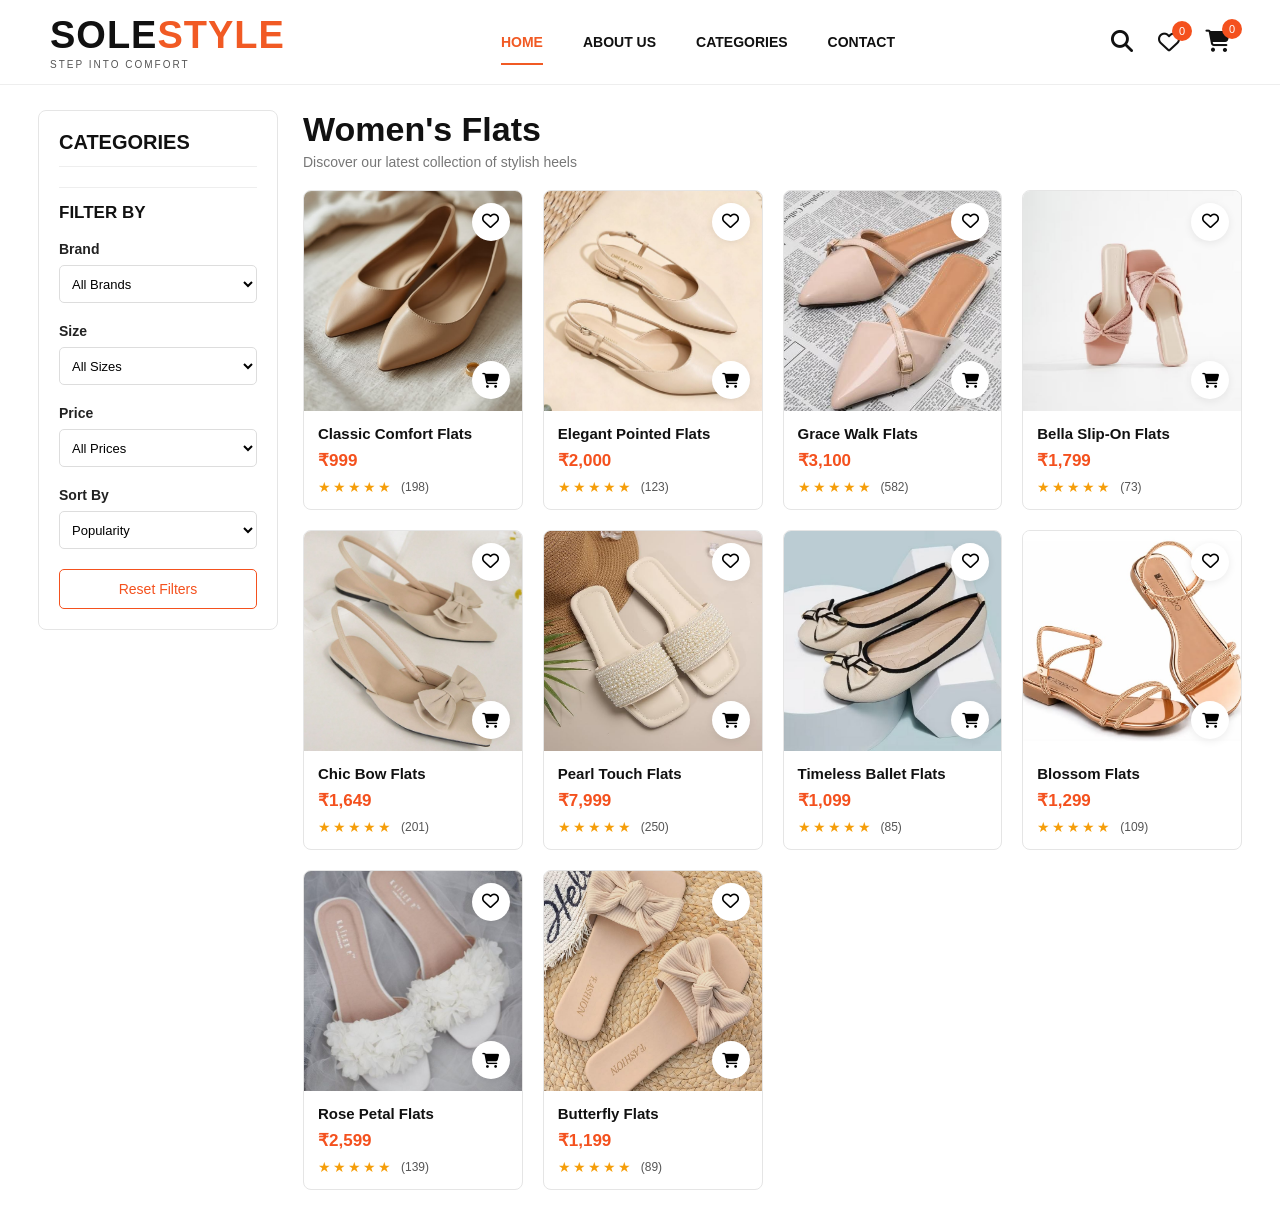
<file: demopage.html>
<!DOCTYPE html>
<html lang="en">
<head>
    <meta charset="UTF-8">
    <meta name="viewport" content="width=device-width, initial-scale=1.0">

    <title>SOLESTYLE | Categories</title>

    <!-- Font Awesome -->
    <link rel="stylesheet"
          href="https://cdnjs.cloudflare.com/ajax/libs/font-awesome/6.5.2/css/all.min.css">
<style>
    /* ================= GENERAL ================= */

* {
    margin: 0;
    padding: 0;
    box-sizing: border-box;
}

body {
    font-family: Arial, Helvetica, sans-serif;
    background: #fff;
    color: #111;
    padding-top: 85px;
}

/* Navbar */

.navbar {
    width: 100%;
    height: 85px;

    padding: 0 50px;

    display: flex;
    align-items: center;
    justify-content: space-between;

    background: #ffffff;

    border-bottom: 1px solid #eeeeee;

    /* FIXED */
    position: fixed;

    /* Directly below top bar */
    top: 0px;
    left: 0;

    z-index: 1000;
}

/* Logo */

.logo h2{
    font-size:38px;
    font-weight:800;
    letter-spacing:1px;
}

.logo span{
    color:#f15a24;
}

.logo p{
    font-size:10px;
    letter-spacing:2px;
    margin-top:2px;
    color:#555;
}

/* Menu */

.nav-links{
    display:flex;
    list-style:none;
    gap:40px;
}

.nav-links a{
    text-decoration:none;
    color:#111;
    font-size:14px;
    font-weight:600;
    position:relative;
}

.nav-links a:hover,
.nav-links .active{
    color:#f15a24;
}

.nav-links a {
    text-decoration: none;
    color: #111;
    font-size: 14px;
    font-weight: 600;
    position: relative;
    padding-bottom: 15px;
}

.nav-links a::after {
    content: "";
    position: absolute;

    left: 0;
    bottom: 0;

    width: 0;
    height: 2px;

    background: #f15a24;

    transition: width 0.3s ease;
}

.nav-links a.active {
    color: #f15a24;
}

.nav-links a.active::after {
    width: 100%;
}


.nav-links i{
    font-size:10px;
    margin-left:4px;
}

/* Icons */

.nav-icons{
    display:flex;
    align-items:center;
    gap:25px;
}

.nav-icons a{
    color:#111;
    font-size:22px;
    text-decoration:none;
}

.cart{
    position:relative;
}

.cart-icon {
    position: relative;
}

.cart-count {
    position: absolute;
    top: -10px;
    right: -12px;
    background: #f4511e;
    color: white;
    width: 20px;
    height: 20px;
    border-radius: 50%;
    font-size: 11px;
    display: flex;
    justify-content: center;
    align-items: center;
}
/* Wishlist */

/* Navbar Wishlist Icon */

.nav-wishlist {
    position: relative;
    display: inline-flex;
    align-items: center;
    color: #111;
    font-size: 22px;
    text-decoration: none;
}

.nav-wishlist:hover {
    color: #f4511e;
}

.nav-wishlist .wishlist-count {
    position: absolute;
    top: -10px;
    right: -12px;
    background: #f4511e;
    color: white;
    width: 20px;
    height: 20px;
    border-radius: 50%;
    font-size: 11px;
    display: flex;
    justify-content: center;
    align-items: center;
}
        /* ================= MAIN LAYOUT ================= */

        .main-container {
            display: flex;
            gap: 25px;
            padding: 25px 38px;
        }


        /* ================= LEFT NAVIGATION ================= */

        .sidebar {
            width: 240px;
            min-width: 240px;
            border: 1px solid #e5e5e5;
            border-radius: 8px;
            background: #fff;
            padding: 20px;
            height: fit-content;
            position: sticky;
            top: 20px;
        }

        /* ================= SIDEBAR FILTER ================= */

        .sidebar-filter {
            margin-top: 20px;
            padding-top: 15px;
            border-top: 1px solid #eee;
        }


        .sidebar-filter h3 {
            font-size: 17px;
            margin-bottom: 18px;
        }


/* FILTER GROUP */

.filter-group {
    margin-bottom: 20px;
}


.filter-group h4 {
    font-size: 14px;
    margin-bottom: 8px;
    color: #222;
}


/* FILTER SELECT */

.filter-group select {
    width: 100%;
    height: 38px;

    border: 1px solid #ddd;
    border-radius: 5px;

    background: white;

    padding: 0 8px;

    font-size: 13px;

    cursor: pointer;
}


/* RESET BUTTON */

.sidebar-reset {
    width: 100%;
    height: 40px;

    border: 1px solid #f4511e;

    background: white;
    color: #f4511e;

    border-radius: 5px;

    cursor: pointer;

    font-size: 14px;

    transition: 0.3s;
}


.sidebar-reset:hover {
    background: #f4511e;
    color: white;
}

        .sidebar h2 {
            font-size: 20px;
            margin-bottom: 20px;
            padding-bottom: 12px;
            border-bottom: 1px solid #eee;
        }

        .sidebar ul {
            list-style: none;
        }

        .sidebar ul li {
            margin-bottom: 5px;
        }

        .sidebar ul li a {
            display: flex;
            align-items: center;
            gap: 12px;

            text-decoration: none;
            color: #333;

            padding: 12px 10px;

            border-radius: 5px;

            font-size: 14px;

            transition: 0.3s;
        }

        .sidebar ul li a i {
            width: 20px;
            color: #f4511e;
        }

        .sidebar ul li a:hover {
            background: #f4511e;
            color: white;
        }

        .sidebar ul li a:hover i {
            color: white;
        }

        .sidebar ul li a.active {
            background: #f4511e;
            color: white;
        }

        .sidebar ul li a.active i {
            color: white;
        }


        /* ================= RIGHT CONTENT ================= */

        .product-section {
            flex: 1;
            min-width: 0;
        }


        /* ================= PAGE TITLE ================= */

        .page-title {
            margin-bottom: 20px;
        }

        .page-title h1 {
            font-size: 34px;
            margin-bottom: 5px;
        }

        .page-title p {
            color: #777;
            font-size: 14px;
        }


        /* ================= PRODUCTS ================= */

        .products {
            display: grid;

            grid-template-columns: repeat(4, 1fr);

            gap: 20px;
        }

        .product-card {
            border: 1px solid #e5e5e5;

            border-radius: 8px;

            overflow: hidden;

            background: white;

            transition: 0.3s;
        }

        .product-card:hover {
            transform: translateY(-5px);

            box-shadow: 0 10px 25px rgba(0,0,0,0.08);
        }


        /* ================= PRODUCT IMAGE ================= */

        .product-image {
            height: 220px;

            background: #f7f7f7;

            position: relative;

            display: flex;

            align-items: center;

            justify-content: center;

            overflow: hidden;
        }

        .product-image img {
            width: 100%;
            height: 100%;

            object-fit: cover;

            transition: 0.4s;
        }

        .product-card:hover .product-image img {
            transform: scale(1.04);
        }


        /* ================= WISHLIST ================= */

        .wishlist {
            position: absolute;

            top: 12px;
            right: 12px;

            width: 38px;
            height: 38px;

            border: none;

            border-radius: 50%;

            background: white;

            font-size: 17px;

            cursor: pointer;

            box-shadow: 0 2px 8px rgba(0,0,0,0.08);
        }

        .wishlist:hover {
            color: #f4511e;
        }


        /* ================= CART ================= */

        .add-cart {
            position: absolute;

            bottom: 12px;
            right: 12px;

            width: 38px;
            height: 38px;

            border: none;

            border-radius: 50%;

            background: white;

            font-size: 15px;

            cursor: pointer;

            box-shadow: 0 2px 8px rgba(0,0,0,0.08);
        }

        .add-cart:hover {
            color: #f4511e;
        }


        /* ================= PRODUCT INFO ================= */

        .product-info {
            padding: 14px;
        }

        .product-info h3 {
            font-size: 15px;

            font-weight: 600;

            margin-bottom: 8px;
        }

        .price {
            color: #f4511e;

            font-size: 17px;

            font-weight: 700;

            margin-bottom: 8px;
        }

        .rating {
            display: flex;

            align-items: center;

            gap: 8px;
        }

        .rating span {
            color: #f59e0b;

            letter-spacing: 2px;

            font-size: 14px;
        }

        .rating small {
            color: #555;

            font-size: 12px;
        }


        /


        /* ================= TABLET ================= */

        @media (max-width: 1100px) {

            .main-container {
                padding: 20px;
            }

            .products {
                grid-template-columns: repeat(3, 1fr);
            }

        }


        /* ================= MOBILE ================= */

        @media (max-width: 768px) {

            .main-container {
                flex-direction: column;
                padding: 20px;
            }

            .sidebar {
                width: 100%;
                position: static;
            }

            .sidebar ul {
                display: grid;
                grid-template-columns: repeat(2, 1fr);
                gap: 5px;
            }

            .filter-bar {
                flex-direction: column;
                gap: 15px;
                align-items: stretch;
            }

            .filters {
                flex-wrap: wrap;
            }

            .sort {
                justify-content: space-between;
            }

            .products {
                grid-template-columns: repeat(2, 1fr);
            }

        }


        /* ================= SMALL MOBILE ================= */

        @media (max-width: 500px) {

            .sidebar ul {
                grid-template-columns: 1fr;
            }

            .products {
                grid-template-columns: 1fr;
            }

            .product-image {
                height: 280px;
            }

        }
        .reset-btn {
    height: 40px;
    padding: 0 15px;

    border: 1px solid #f4511e;

    background: white;

    color: #f4511e;

    border-radius: 5px;

    cursor: pointer;

    font-size: 14px;
}

/* ================= SIDEBAR ================= */

.sidebar-overlay {
    position: fixed;
    inset: 0;
    background: rgba(0,0,0,0.55);
    z-index: 5000;
    display: none;
}

.sidebar-overlay.active {
    display: block;
}

.side-sidebar {
    position: fixed;
    top: 0;
    right: -450px;
    width: 400px;
    max-width: 90%;
    height: 100vh;
    background: white;
    z-index: 5001;
    display: flex;
    flex-direction: column;
    transition: 0.4s ease;
    box-shadow: -5px 0 20px rgba(0,0,0,0.15);
}

.side-sidebar.active {
    right: 0;
}

.sidebar-header {
    display: flex;
    justify-content: space-between;
    align-items: center;
    padding: 22px;
    border-bottom: 1px solid #eee;
}

.sidebar-header h2 {
    font-size: 21px;
    margin: 0;
    padding: 0;
    border: none;
}

.sidebar-header button {
    border: none;
    background: none;
    font-size: 30px;
    cursor: pointer;
}

.sidebar-products {
    flex: 1;
    overflow-y: auto;
    padding: 20px;
}

.sidebar-product {
    display: flex;
    align-items: center;
    gap: 14px;
    padding: 14px 0;
    border-bottom: 1px solid #eee;
}

.sidebar-product img {
    width: 75px;
    height: 85px;
    object-fit: cover;
    border-radius: 6px;
}

.sidebar-product-info {
    flex: 1;
}

.sidebar-product-info h4 {
    font-size: 14px;
    margin-bottom: 8px;
}

.sidebar-product-info p {
    color: #f4511e;
    font-weight: bold;
}

.remove-product {
    border: none;
    background: none;
    color: #999;
    font-size: 18px;
    cursor: pointer;
}

.remove-product:hover {
    color: #f4511e;
}

.empty-sidebar {
    text-align: center;
    color: #888;
    padding: 50px 10px;
}

.sidebar-footer {
    padding: 22px;
    border-top: 1px solid #eee;
}

.sidebar-footer h3 {
    margin-bottom: 18px;
}

.sidebar-checkout {
    display: block;
    width: 100%;
    padding: 14px;
    background: #f4511e;
    color: white;
    text-align: center;
    text-decoration: none;
    font-weight: bold;
    border-radius: 5px;
}

.sidebar-checkout:hover {
    background: #222;
}

@media(max-width:480px) {
    .side-sidebar {
        width: 90%;
    }
}

.wishlist-add-cart {
    padding: 9px 13px;
    background: #f4511e;
    color: white;
    border: none;
    border-radius: 5px;
    cursor: pointer;
    font-size: 12px;
    font-weight: bold;
    margin-top: 8px;
}

.wishlist-add-cart:hover {
    background: #222;
}


/* CHECKOUT FORM */

#checkoutForm {
    display: flex;
    flex-direction: column;
    gap: 12px;
}

#checkoutForm label {
    font-size: 14px;
    font-weight: bold;
    color: #333;
}

#checkoutForm input,
#checkoutForm textarea,
#checkoutForm select {
    width: 100%;
    padding: 12px;
    border: 1px solid #ddd;
    border-radius: 5px;
    font-size: 14px;
    outline: none;
}

#checkoutForm input:focus,
#checkoutForm textarea:focus,
#checkoutForm select:focus {
    border-color: #f4511e;
}

#checkoutForm textarea {
    height: 90px;
    resize: vertical;
}

#checkoutForm button {
    margin-top: 15px;
    cursor: pointer;
    border: none;
}

/* CHECKOUT POPUP */

#checkoutOverlay {
    position: fixed;
    inset: 0;
    background: rgba(0,0,0,0.6);
    z-index: 6000;
    display: none;
}

#checkoutOverlay.active {
    display: block;
}

#checkoutSidebar {
    position: fixed;
    top: 50%;
    left: 50%;
    right: auto;
    width: 500px;
    max-width: 92%;
    height: 85vh;
    max-height: 750px;
    background: white;
    z-index: 6001;
    transform: translate(-50%, -50%) scale(0.8);
    opacity: 0;
    visibility: hidden;
    transition: 0.3s ease;
    border-radius: 12px;
    display: flex;
    flex-direction: column;
    box-shadow: 0 10px 40px rgba(0,0,0,0.2);
}

#checkoutSidebar.active {
    transform: translate(-50%, -50%) scale(1);
    opacity: 1;
    visibility: visible;
}

#checkoutForm {
    display: flex;
    flex-direction: column;
    gap: 12px;
}

#checkoutForm label {
    font-weight: bold;
    font-size: 14px;
}

#checkoutForm input,
#checkoutForm textarea,
#checkoutForm select {
    width: 100%;
    padding: 12px;
    border: 1px solid #ddd;
    border-radius: 5px;
    font-size: 14px;
}

#checkoutForm button {
    margin-top: 12px;
    cursor: pointer;
}

@media(max-width:500px) {
    #checkoutSidebar {
        width: 95%;
        height: 90vh;
    }
}
/* RESPONSIVE NAVBAR */

.menu-toggle {
    display: none;
    background: none;
    border: none;
    font-size: 25px;
    color: #f15a24;
    cursor: pointer;
}

@media (max-width: 992px) {
    .navbar {
        padding: 0 25px;
    }

    .nav-links {
        gap: 18px;
    }

    .nav-icons {
        gap: 15px;
    }

    .logo h2 {
        font-size: 30px;
    }
}

@media (max-width: 768px) {
    .navbar {
        height: 75px;
        padding: 0 20px;
    }

    body {
        padding-top: 75px;
    }

    .logo h2 {
        font-size: 25px;
    }

    .logo p {
        font-size: 8px;
    }

    .menu-toggle {
        display: block;
        order: 3;
    }

    .nav-icons {
        margin-left: auto;
        margin-right: 18px;
        gap: 15px;
    }

    .nav-icons a {
        font-size: 18px;
    }

    .nav-links {
        position: absolute;
        top: 75px;
        left: -100%;
        width: 100%;
        background: white;
        display: flex;
        flex-direction: column;
        gap: 0;
        padding: 10px 25px;
        box-shadow: 0 5px 15px rgba(0,0,0,0.1);
        transition: 0.4s ease;
        z-index: 1000;
    }

    .nav-links.active {
        left: 0;
    }

    .nav-links li {
        width: 100%;
        border-bottom: 1px solid #eee;
    }

    .nav-links a {
        display: block;
        padding: 15px 5px;
    }

    .nav-links a::after {
        display: none;
    }
}

@media (max-width: 480px) {
    .navbar {
        padding: 0 12px;
    }

    .logo h2 {
        font-size: 21px;
    }

    .nav-icons {
        gap: 12px;
        margin-right: 12px;
    }

    .nav-icons a {
        font-size: 16px;
    }

    .menu-toggle {
        font-size: 21px;
    }

    .cart-count,
    .nav-wishlist .wishlist-count {
        width: 17px;
        height: 17px;
        font-size: 10px;
    }
}
</style>
</head>

<body>
<!-- Navbar -->
    <nav class="navbar">

        <!-- Logo -->
        <div class="logo">
            <h2>SOLE<span>STYLE</span></h2>
            <p>STEP INTO COMFORT</p>
        </div>
<button class="menu-toggle" onclick="toggleMenu()">
    <i class="fa-solid fa-bars"></i>
</button>
        <!-- Menu -->
        <ul class="nav-links">
            <li><a href="index.html" class="active">HOME</a></li>
            <li><a href="index.html#about">ABOUT US</a></li>
            <li><a href="index.html#category">CATEGORIES</a></li>
            <li><a href="index.html#contact">CONTACT</a></li>
        </ul>

        <!-- Icons -->
        <div class="nav-icons">

    <!-- Search -->
      <a href="javascript:void(0)" onclick="openSearch()" title="Search">
      <i class="fa-solid fa-magnifying-glass"></i>
      </a>
       <!-- WISHLIST -->
<a href="javascript:void(0)" class="nav-wishlist"
   onclick="openWishlist()" title="Wishlist">
    <i class="fa-regular fa-heart"></i>
    <span id="wishlistCount" class="wishlist-count">0</span>
</a>

<!-- CART -->
<a href="javascript:void(0)" class="cart-icon"
   onclick="openCart()" title="Cart">
    <i class="fa-solid fa-cart-shopping"></i>
    <span id="cartCount" class="cart-count">0</span>
</a>


</div>



    </nav>


<!-- ================= MAIN CONTAINER ================= -->

<div class="main-container">

<!-- ================= LEFT NAVIGATION ================= -->

    <aside class="sidebar">

        <h2>CATEGORIES</h2>

        <div class="sidebar-filter">

            <h3>FILTER BY</h3>
            <div class="filter-group">
                <h4>Brand</h4>

                <select id="brandFilter">

                <option value="all">All Brands</option>
                <option value="Nike">Nike</option>
                <option value="Puma">Puma</option>
                <option value="Adidas">Adidas</option>

            </select>
            </div>
               
            <div class="filter-group">
            <h4>Size</h4>

             <select id="sizeFilter">

                <option value="all">All Sizes</option>
                <option value="5">5</option>
                <option value="6">6</option>
                <option value="7">7</option>
                <option value="8">8</option>

            </select>
        </div> 

        <div class="filter-group">

            <h4>Price</h4>

        <select id="priceFilter">   

            <option value="all">All Prices</option>
                <option value="999">Under ₹999</option>
                <option value="999-1999">₹999 - ₹1999</option>
                <option value="2000">₹2000 and above</option>
        </select>

    </div>
    <div class="filter-group">

        <h4>Sort By</h4>

        <select id="sortFilter">

            <option value="popularity">Popularity</option>
            <option value="low">Price Low to High</option>
            <option value="high">Price High to Low</option>
            <option value="newest">Newest</option>

        </select>

    </div>
    <button id="resetFilter" class="sidebar-reset">
            Reset Filters
    </button>

</div>
</aside>


<!-- ================= RIGHT PRODUCT SECTION ================= -->

    <main class="product-section">


        <div class="page-title">

            <h1>Women's Flats</h1>

            <p>Discover our latest collection of stylish heels</p>

        </div>

<!-- ================= PRODUCTS ================= -->

<section class="products">


    <!-- PRODUCT 1 -->

        <div class="product-card"
             data-brand="Puma"
             data-size="5"
             data-price="999">

        <div class="product-image">

            <img src="normal.jpg" alt="normal">

            <button class="wishlist">
                <i class="fa-regular fa-heart"></i>
            </button>

            <button class="add-cart">
                <i class="fa-solid fa-cart-shopping"></i>
            </button>

        </div>

        <div class="product-info">

            <h3>Classic Comfort Flats</h3>

            <p class="price">₹999</p>

            <div class="rating">
                <span>★★★★★</span>
                <small>(198)</small>
            </div>

        </div>

    </div>


    <!-- PRODUCT 2 -->

    <div class="product-card"
         data-brand="Nike"
         data-size="7"
         data-price="2000">

        <div class="product-image">

            <img src="eleg.jpg" alt="eleg">

            <button class="wishlist">
                <i class="fa-regular fa-heart"></i>
            </button>

            <button class="add-cart">
                <i class="fa-solid fa-cart-shopping"></i>
            </button>

        </div>

        <div class="product-info">

            <h3>Elegant Pointed Flats</h3>

            <p class="price">₹2,000</p>

            <div class="rating">
                <span>★★★★★</span>
                <small>(123)</small>
            </div>

        </div>

    </div>


    <!-- PRODUCT 3 -->

    <div class="product-card"
         data-brand="Adidas"
         data-size="6"
         data-price="3100">

        <div class="product-image">

            <img src="grace.jpg" alt="grace">

            <button class="wishlist">
                <i class="fa-regular fa-heart"></i>
            </button>

            <button class="add-cart">
                <i class="fa-solid fa-cart-shopping"></i>
            </button>

        </div>

        <div class="product-info">

            <h3>Grace Walk Flats</h3>

            <p class="price">₹3,100</p>

            <div class="rating">
                <span>★★★★★</span>
                <small>(582)</small>
            </div>

        </div>

    </div>


    <!-- PRODUCT 4 -->

    <div class="product-card"
         data-brand="Puma"
         data-size="8"
         data-price="1799">

        <div class="product-image">

            <img src="bella.jpg" alt="bella">

            <button class="wishlist">
                <i class="fa-regular fa-heart"></i>
            </button>

            <button class="add-cart">
                <i class="fa-solid fa-cart-shopping"></i>
            </button>

        </div>

        <div class="product-info">

            <h3>Bella Slip-On Flats</h3>

            <p class="price">₹1,799</p>

            <div class="rating">
                <span>★★★★★</span>
                <small>(73)</small>
            </div>

        </div>

    </div>


    <!-- PRODUCT 5 -->

    <div class="product-card"
         data-brand="Nike"
         data-size="7"
         data-price="1649">

        <div class="product-image">

            <img src="bows.jpg" alt="bows">

            <button class="wishlist">
                <i class="fa-regular fa-heart"></i>
            </button>

            <button class="add-cart">
                <i class="fa-solid fa-cart-shopping"></i>
            </button>

        </div>

        <div class="product-info">

            <h3>Chic Bow Flats</h3>

            <p class="price">₹1,649</p>

            <div class="rating">
                <span>★★★★★</span>
                <small>(201)</small>
            </div>

        </div>

    </div>

    <!-- PRODUCT 6 -->

    <div class="product-card"
         data-brand="Adidas"
         data-size="6"
         data-price="7999">

        <div class="product-image">

            <img src="pearls.jpg" alt="pearl">

            <button class="wishlist">
                <i class="fa-regular fa-heart"></i>
            </button>

            <button class="add-cart">
                <i class="fa-solid fa-cart-shopping"></i>
            </button>

        </div>

        <div class="product-info">

            <h3>Pearl Touch Flats</h3>

            <p class="price">₹7,999</p>

            <div class="rating">
                <span>★★★★★</span>
                <small>(250)</small>
            </div>

        </div>

    </div>

    <!-- PRODUCT 7 -->

    <div class="product-card"
         data-brand="Adidas"
         data-size="6"
         data-price="1099">

        <div class="product-image">

            <img src="timeless.jpg" alt="time">

            <button class="wishlist">
                <i class="fa-regular fa-heart"></i>
            </button>

            <button class="add-cart">
                <i class="fa-solid fa-cart-shopping"></i>
            </button>

        </div>

        <div class="product-info">

            <h3>Timeless Ballet Flats</h3>

            <p class="price">₹1,099</p>

            <div class="rating">
                <span>★★★★★</span>
                <small>(85)</small>
            </div>

        </div>

    </div>


    <!-- PRODUCT 8 -->

    <div class="product-card"
         data-brand="Nike"
         data-size="8"
         data-price="1299">

        <div class="product-image">

            <img src="blossoms.jpg" alt="blossom">

            <button class="wishlist">
                <i class="fa-regular fa-heart"></i>
            </button>

            <button class="add-cart">
                <i class="fa-solid fa-cart-shopping"></i>
            </button>

        </div>

        <div class="product-info">

            <h3>Blossom Flats</h3>

            <p class="price">₹1,299</p>

            <div class="rating">
                <span>★★★★★</span>
                <small>(109)</small>
            </div>

        </div>

    </div>

    <!-- PRODUCT 9 -->

    <div class="product-card"
         data-brand="Puma"
         data-size="7"
         data-price="2599">

        <div class="product-image">

            <img src="rose.jpg" alt="rose">

            <button class="wishlist">
                <i class="fa-regular fa-heart"></i>
            </button>

            <button class="add-cart">
                <i class="fa-solid fa-cart-shopping"></i>
            </button>

        </div>

        <div class="product-info">

            <h3>Rose Petal Flats</h3>

            <p class="price">₹2,599</p>

            <div class="rating">
                <span>★★★★★</span>
                <small>(139)</small>
            </div>

        </div>

    </div>

    <!-- PRODUCT 10 -->

    <div class="product-card"
         data-brand="Nike"
         data-size="8"
         data-price="1199">

        <div class="product-image">

            <img src="butter.jpg" alt="butter">

            <button class="wishlist">
                <i class="fa-regular fa-heart"></i>
            </button>

            <button class="add-cart">
                <i class="fa-solid fa-cart-shopping"></i>
            </button>

        </div>

        <div class="product-info">

            <h3>Butterfly Flats</h3>

            <p class="price">₹1,199</p>

            <div class="rating">
                <span>★★★★★</span>
                <small>(89)</small>
            </div>

        </div>

    </div>


</section>
</div>

<script>

      /* =========================================
   SOLESTYLE CART + WISHLIST
========================================= */

let cart = JSON.parse(localStorage.getItem("cart")) || [];
let wishlist = JSON.parse(localStorage.getItem("wishlist")) || [];


/* =========================================
   GET PRODUCT INFORMATION
========================================= */

function getProductInfo(card) {

    return {
        name: card.querySelector("h3").innerText,
        price: card.querySelector(".price").innerText,
        image: card.querySelector("img").getAttribute("src"),
        brand: card.dataset.brand,
        size: card.dataset.size
    };

}


/* =========================================
   WISHLIST
========================================= */

function updateWishlistCount() {

    wishlist = JSON.parse(localStorage.getItem("wishlist")) || [];

    document.getElementById("wishlistCount").innerText =
        wishlist.length;
}

// Product wishlist buttons only
document.querySelectorAll(".product-card .wishlist").forEach(button => {

    button.addEventListener("click", function () {

        const card = this.closest(".product-card");
        const product = getProductInfo(card);

        const existingProduct = wishlist.find(
            item => item.name === product.name
        );

        const icon = this.querySelector("i");

        if (existingProduct) {

            wishlist = wishlist.filter(
                item => item.name !== product.name
            );

            icon.classList.remove("fa-solid");
            icon.classList.add("fa-regular");

        } else {

            wishlist.push(product);

            icon.classList.remove("fa-regular");
            icon.classList.add("fa-solid");

        }

        localStorage.setItem("wishlist", JSON.stringify(wishlist));

        updateWishlistCount();

    });

});


/* LOAD WISHLIST STATUS */

document.querySelectorAll(".product-card").forEach(card => {

    const productName = card.querySelector("h3").innerText;

    const button = card.querySelector(".wishlist");
    const icon = button.querySelector("i");

    const exists = wishlist.some(
        item => item.name === productName
    );

    if (exists) {
        icon.classList.remove("fa-regular");
        icon.classList.add("fa-solid");
    }

});

updateWishlistCount();

/* =========================================
   ADD TO CART
========================================= */

/* =========================================
   CART FUNCTIONALITY
========================================= */

function updateCartCount() {

    cart = JSON.parse(localStorage.getItem("cart")) || [];

    let totalItems = cart.reduce((total, item) => {
        return total + (Number(item.quantity) || 1);
    }, 0);

    document.getElementById("cartCount").innerText = totalItems;
}


// ADD TO CART

document.querySelectorAll(".add-cart").forEach(button => {

    button.addEventListener("click", function () {

        const card = this.closest(".product-card");

        const product = getProductInfo(card);

        const existingProduct = cart.find(
            item => item.name === product.name
        );

        if (existingProduct) {

            existingProduct.quantity += 1;

        } else {

            product.quantity = 1;
            cart.push(product);

        }

        localStorage.setItem("cart", JSON.stringify(cart));

        updateCartCount();

        alert(product.name + " added to cart!");

    });

});


// LOAD CART COUNT

updateCartCount();
updateWishlistCount();
</script>
<script>

const brandFilter = document.getElementById("brandFilter");
const sizeFilter = document.getElementById("sizeFilter");
const priceFilter = document.getElementById("priceFilter");
const sortFilter = document.getElementById("sortFilter");
const resetFilter = document.getElementById("resetFilter");

const productsContainer = document.querySelector(".products");
const products = Array.from(
    document.querySelectorAll(".product-card")
);


/* ================= FILTER ================= */

function applyFilters() {

    const selectedBrand = brandFilter.value;
    const selectedSize = sizeFilter.value;
    const selectedPrice = priceFilter.value;

    products.forEach(product => {

        const brand = product.dataset.brand;
        const size = product.dataset.size;
        const price = Number(product.dataset.price);

        /* BRAND */
        const brandMatch =
            selectedBrand === "all" ||
            brand === selectedBrand;

        /* SIZE */
        const sizeMatch =
            selectedSize === "all" ||
            size === selectedSize;

        /* PRICE */
        let priceMatch = true;

        if (selectedPrice === "999") {

            priceMatch = price < 999;

        }

        else if (selectedPrice === "999-1999") {

            priceMatch =
                price >= 999 &&
                price <= 1999;

        }

        else if (selectedPrice === "2000") {

            priceMatch = price >= 2000;

        }


        /* SHOW / HIDE */

        if (
            brandMatch &&
            sizeMatch &&
            priceMatch
        ) {

            product.style.display = "";

        }

        else {

            product.style.display = "none";

        }

    });

}


/* ================= FILTER EVENTS ================= */

brandFilter.addEventListener(
    "change",
    applyFilters
);

sizeFilter.addEventListener(
    "change",
    applyFilters
);

priceFilter.addEventListener(
    "change",
    applyFilters
);


/* ================= SORT ================= */

sortFilter.addEventListener("change", function () {

    const sortValue = this.value;

    const productArray = Array.from(products);

    if (sortValue === "low") {

        productArray.sort((a, b) => {

            return Number(a.dataset.price) -
                   Number(b.dataset.price);

        });

    }

    else if (sortValue === "high") {

        productArray.sort((a, b) => {

            return Number(b.dataset.price) -
                   Number(a.dataset.price);

        });

    }

    else if (sortValue === "popularity") {

        /* Original order */
        productArray.sort((a, b) => {

            return products.indexOf(a) -
                   products.indexOf(b);

        });

    }


    productArray.forEach(product => {

        productsContainer.appendChild(product);

    });

});


/* ================= RESET ================= */

resetFilter.addEventListener("click", function () {

    brandFilter.value = "all";
    sizeFilter.value = "all";
    priceFilter.value = "all";
    sortFilter.value = "popularity";

    products.forEach(product => {

        product.style.display = "";

    });

});

</script>

<script>

/* OPEN AND CLOSE SIDEBAR */

function closeSidebars() {
    document.getElementById("sidebarOverlay").classList.remove("active");
    document.getElementById("cartSidebar").classList.remove("active");
    document.getElementById("wishlistSidebar").classList.remove("active");
}

function openCart() {
    closeSidebars();

    document.getElementById("sidebarOverlay").classList.add("active");
    document.getElementById("cartSidebar").classList.add("active");

    renderCartSidebar();
}

function openWishlist() {
    closeSidebars();

    document.getElementById("sidebarOverlay").classList.add("active");
    document.getElementById("wishlistSidebar").classList.add("active");

    renderWishlistSidebar();
}


/* CART SIDEBAR */

function renderCartSidebar() {

    cart = JSON.parse(localStorage.getItem("cart")) || [];

    let container = document.getElementById("cartItems");
    let total = 0;

    container.innerHTML = "";

    if (cart.length === 0) {
        container.innerHTML =
            '<p class="empty-sidebar">Your cart is empty!</p>';
    }

    cart.forEach((item, index) => {

        let price = Number(String(item.price).replace(/[^\d.]/g, "")) || 0;
        let quantity = Number(item.quantity) || 1;

        total += price * quantity;

        container.innerHTML += `
            <div class="sidebar-product">

                <img src="${item.image}" alt="${item.name}">

                <div class="sidebar-product-info">
                    <h4>${item.name}</h4>
                    <p>₹${price} × ${quantity}</p>
                </div>

                <button class="remove-product"
                    onclick="removeCartItem(${index})">
                    <i class="fa-solid fa-trash"></i>
                </button>

            </div>
        `;
    });

    document.getElementById("cartTotal").innerText = total;

    updateCartCount();
}


/* REMOVE CART ITEM */

function removeCartItem(index) {

    cart = JSON.parse(localStorage.getItem("cart")) || [];

    cart.splice(index, 1);

    localStorage.setItem("cart", JSON.stringify(cart));

    renderCartSidebar();
}


/* WISHLIST SIDEBAR */

function renderWishlistSidebar() {

    wishlist = JSON.parse(localStorage.getItem("wishlist")) || [];

    let container = document.getElementById("wishlistItems");

    container.innerHTML = "";

    if (wishlist.length === 0) {
        container.innerHTML =
            '<p class="empty-sidebar">Your wishlist is empty!</p>';
    }

    wishlist.forEach((item, index) => {

        let price = Number(
            String(item.price).replace(/[^\d.]/g, "")
        ) || 0;

        container.innerHTML += `
            <div class="sidebar-product">

                <img src="${item.image}" alt="${item.name}">

                <div class="sidebar-product-info">

                    <h4>${item.name}</h4>

                    <p>₹${price}</p>

                    <button class="wishlist-add-cart"
                        onclick="moveToCart(${index})">

                        <i class="fa-solid fa-cart-shopping"></i>
                        ADD TO CART

                    </button>

                </div>

                <button class="remove-product"
                    onclick="removeWishlistItem(${index})">

                    <i class="fa-solid fa-trash"></i>

                </button>

            </div>
        `;
    });

    updateWishlistCount();
}


/* REMOVE WISHLIST ITEM */

function removeWishlistItem(index) {

    wishlist = JSON.parse(localStorage.getItem("wishlist")) || [];

    wishlist.splice(index, 1);

    localStorage.setItem("wishlist", JSON.stringify(wishlist));

    renderWishlistSidebar();

    document.querySelectorAll(".product-card").forEach(card => {

        let name = card.querySelector("h3").innerText;
        let icon = card.querySelector(".wishlist i");

        let exists = wishlist.some(item => item.name === name);

        icon.classList.toggle("fa-solid", exists);
        icon.classList.toggle("fa-regular", !exists);

    });
}

/* MOVE WISHLIST PRODUCT TO CART */

function moveToCart(index) {

    wishlist = JSON.parse(localStorage.getItem("wishlist")) || [];

    cart = JSON.parse(localStorage.getItem("cart")) || [];

    // Get selected wishlist product
    let product = wishlist[index];

    if (!product) return;

    // Check product already exists in cart
    let existingProduct = cart.find(
        item => item.name === product.name
    );

    if (existingProduct) {

        existingProduct.quantity =
            (Number(existingProduct.quantity) || 1) + 1;

    } else {

        product.quantity = 1;

        cart.push(product);

    }

    // Remove product from wishlist
    wishlist.splice(index, 1);

    // Save updated data
    localStorage.setItem("cart", JSON.stringify(cart));

    localStorage.setItem("wishlist", JSON.stringify(wishlist));

    // Update counts
    updateCartCount();

    updateWishlistCount();

    // Refresh wishlist sidebar
    renderWishlistSidebar();

    // Update product heart icons
    document.querySelectorAll(".product-card").forEach(card => {

        let name = card.querySelector("h3").innerText;

        let icon = card.querySelector(".wishlist i");

        let exists = wishlist.some(item => item.name === name);

        icon.classList.toggle("fa-solid", exists);

        icon.classList.toggle("fa-regular", !exists);

    });

}


function openCheckout() {

    cart = JSON.parse(localStorage.getItem("cart")) || [];

    if (cart.length === 0) {
        alert("Your cart is empty!");
        return;
    }

    // Calculate total amount
    let total = 0;

    cart.forEach(item => {

        let price = Number(
            String(item.price).replace(/[^\d.]/g, "")
        ) || 0;

        let quantity = Number(item.quantity) || 1;

        total += price * quantity;

    });

    // Display total amount
    document.getElementById("checkoutTotal").innerText =
        total.toLocaleString("en-IN");

    // Close cart and wishlist
    closeSidebars();

    // Open checkout popup
    document.getElementById("checkoutOverlay")
        .classList.add("active");

    document.getElementById("checkoutSidebar")
        .classList.add("active");
}

/* CLOSE CHECKOUT */

function closeCheckout() {

    document.getElementById("checkoutOverlay")
        .classList.remove("active");

    document.getElementById("checkoutSidebar")
        .classList.remove("active");
}


/* CLICK OUTSIDE TO CLOSE */

document.getElementById("checkoutOverlay")
    .addEventListener("click", closeCheckout);


/* PLACE ORDER */

document.getElementById("checkoutForm")
    .addEventListener("submit", function(e) {

        e.preventDefault();

        if (cart.length === 0) {
            alert("Your cart is empty!");
            return;
        }

        const order = {

            name: document.getElementById("customerName").value,

            phone: document.getElementById("customerPhone").value,

            email: document.getElementById("customerEmail").value,

            address: document.getElementById("customerAddress").value,

            city: document.getElementById("customerCity").value,

            pincode: document.getElementById("customerPincode").value,

            payment: document.getElementById("paymentMethod").value,

            products: cart,

            date: new Date().toLocaleString()

        };

        localStorage.setItem(
            "lastOrder",
            JSON.stringify(order)
        );

        alert("Your order has been placed successfully!");

        cart = [];

        localStorage.setItem("cart", JSON.stringify(cart));

        updateCartCount();

        closeCheckout();

        this.reset();

    });

</script>
<!-- OVERLAY -->
<div class="sidebar-overlay" id="sidebarOverlay"
     onclick="closeSidebars()"></div>

<!-- CART SIDEBAR -->
<!-- CART SIDEBAR -->
<div class="side-sidebar" id="cartSidebar">

    <div class="sidebar-header">
        <h2>🛒 My Cart</h2>
        <button onclick="closeSidebars()">&times;</button>
    </div>

    <div class="sidebar-products" id="cartItems"></div>

    <div class="sidebar-footer">

        <h3>Total: ₹<span id="cartTotal">0</span></h3>

        <button class="sidebar-checkout"
                onclick="openCheckout()">
            PROCEED TO CHECKOUT
        </button>

    </div>

</div>

   

<!-- WISHLIST SIDEBAR -->
<div class="side-sidebar" id="wishlistSidebar">

    <div class="sidebar-header">
        <h2>♡ My Wishlist</h2>
        <button onclick="closeSidebars()">&times;</button>
    </div>

    <div class="sidebar-products" id="wishlistItems"></div>

</div>


<!-- CHECKOUT OVERLAY -->
<div class="sidebar-overlay" id="checkoutOverlay"></div>

<!-- CHECKOUT FORM -->
<div class="side-sidebar" id="checkoutSidebar">

    <div class="sidebar-header">
        <h2>Checkout Details</h2>

        <button onclick="closeCheckout()">
            &times;
        </button>
    </div>

    <div class="sidebar-products">

        <form id="checkoutForm">

            <label>Full Name</label>
            <input type="text" id="customerName"
                   placeholder="Enter your name" required>

            <label>Mobile Number</label>
            <input type="tel" id="customerPhone"
                   placeholder="Enter mobile number"
                   pattern="[0-9]{10}" required>

            <label>Email</label>
            <input type="email" id="customerEmail"
                   placeholder="Enter email" required>

            <label>Address</label>
            <textarea id="customerAddress"
                      placeholder="Enter delivery address"
                      required></textarea>

            <label>City</label>
            <input type="text" id="customerCity"
                   placeholder="Enter city" required>

            <label>Pincode</label>
            <input type="text" id="customerPincode"
                   pattern="[0-9]{6}"
                   placeholder="Enter pincode" required>

            <label>Payment Method</label>

<select id="paymentMethod" required>
    <option value="">Select Payment</option>
    <option value="COD">Cash on Delivery</option>
    <option value="UPI">UPI</option>
</select>

<h3 style="margin-top:20px;">Order Summary</h3>

<p style="margin-bottom:15px;">
    Total Amount: ₹<span id="checkoutTotal">0</span>
</p>

<button type="submit" class="sidebar-checkout">
    PLACE ORDER
</button>
        </form>

    </div>

</div>
<script>
function toggleMenu() {
    document.querySelector(".nav-links").classList.toggle("active");

    const icon = document.querySelector(".menu-toggle i");

    icon.classList.toggle("fa-bars");
    icon.classList.toggle("fa-xmark");
}

document.querySelectorAll(".nav-links a").forEach(link => {
    link.addEventListener("click", function() {
        document.querySelector(".nav-links").classList.remove("active");

        const icon = document.querySelector(".menu-toggle i");

        icon.classList.remove("fa-xmark");
        icon.classList.add("fa-bars");
    });
});
</script>
</body>
</html>
</file>
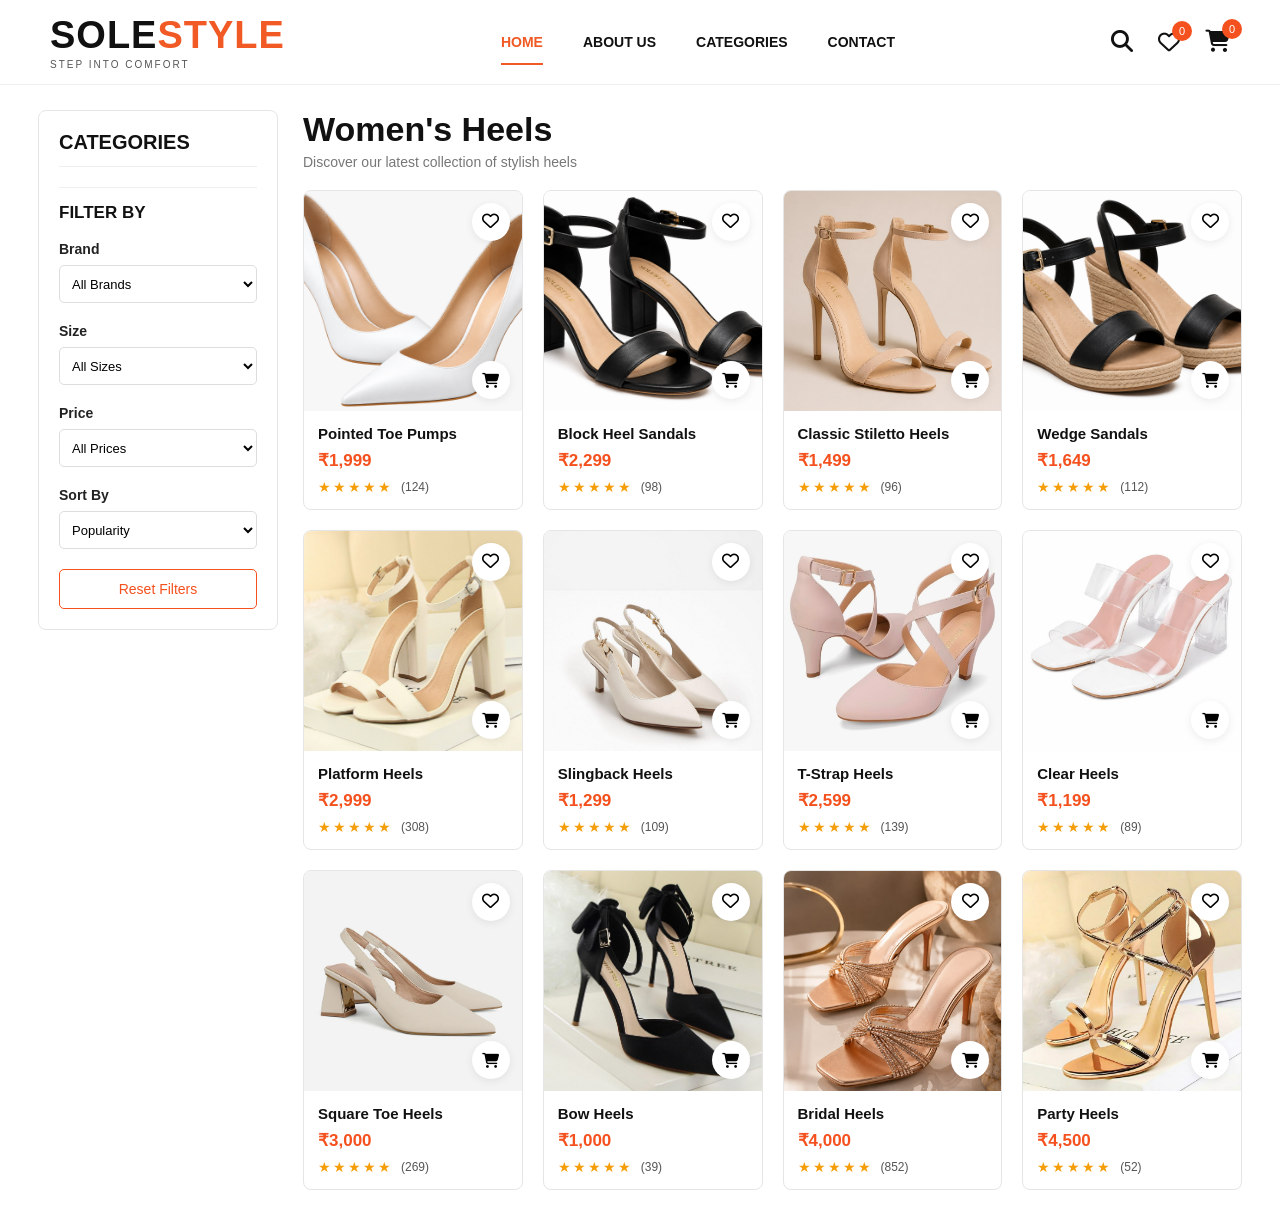
<file: Elegantheels.html>
<!DOCTYPE html>
<html lang="en">
<head>
    <meta charset="UTF-8">
    <meta name="viewport" content="width=device-width, initial-scale=1.0">

    <title>SOLESTYLE | Categories</title>

    <link rel="stylesheet"
          href="https://cdnjs.cloudflare.com/ajax/libs/font-awesome/6.5.2/css/all.min.css">

    <style>

        * {
            margin: 0;
            padding: 0;
            box-sizing: border-box;
        }

        body {
            font-family: Arial, Helvetica, sans-serif;
            background: #fff;
            color: #111;
            padding-top: 85px;
        }

/* Navbar */

.navbar {
    width: 100%;
    height: 85px;

    padding: 0 50px;

    display: flex;
    align-items: center;
    justify-content: space-between;

    background: #ffffff;

    border-bottom: 1px solid #eeeeee;

    /* FIXED */
    position: fixed;

    /* Directly below top bar */
    top: 0px;
    left: 0;

    z-index: 1000;
}

/* Logo */

.logo h2{
    font-size:38px;
    font-weight:800;
    letter-spacing:1px;
}

.logo span{
    color:#f15a24;
}

.logo p{
    font-size:10px;
    letter-spacing:2px;
    margin-top:2px;
    color:#555;
}

/* Menu */

.nav-links{
    display:flex;
    list-style:none;
    gap:40px;
}

.nav-links a{
    text-decoration:none;
    color:#111;
    font-size:14px;
    font-weight:600;
    position:relative;
}

.nav-links a:hover,
.nav-links .active{
    color:#f15a24;
}

.nav-links a {
    text-decoration: none;
    color: #111;
    font-size: 14px;
    font-weight: 600;
    position: relative;
    padding-bottom: 15px;
}

.nav-links a::after {
    content: "";
    position: absolute;

    left: 0;
    bottom: 0;

    width: 0;
    height: 2px;

    background: #f15a24;

    transition: width 0.3s ease;
}

.nav-links a.active {
    color: #f15a24;
}

.nav-links a.active::after {
    width: 100%;
}


.nav-links i{
    font-size:10px;
    margin-left:4px;
}

/* Icons */

.nav-icons{
    display:flex;
    align-items:center;
    gap:25px;
}

.nav-icons a{
    color:#111;
    font-size:22px;
    text-decoration:none;
}

.cart{
    position:relative;
}

.cart-icon {
    position: relative;
}

.cart-count {
    position: absolute;
    top: -10px;
    right: -12px;
    background: #f4511e;
    color: white;
    width: 20px;
    height: 20px;
    border-radius: 50%;
    font-size: 11px;
    display: flex;
    justify-content: center;
    align-items: center;
}
/* Wishlist */

/* Navbar Wishlist Icon */

.nav-wishlist {
    position: relative;
    display: inline-flex;
    align-items: center;
    color: #111;
    font-size: 22px;
    text-decoration: none;
}

.nav-wishlist:hover {
    color: #f4511e;
}

.nav-wishlist .wishlist-count {
    position: absolute;
    top: -10px;
    right: -12px;
    background: #f4511e;
    color: white;
    width: 20px;
    height: 20px;
    border-radius: 50%;
    font-size: 11px;
    display: flex;
    justify-content: center;
    align-items: center;
}
        /* ================= MAIN LAYOUT ================= */

        .main-container {
            display: flex;
            gap: 25px;
            padding: 25px 38px;
        }


        /* ================= LEFT NAVIGATION ================= */

        .sidebar {
            width: 240px;
            min-width: 240px;
            border: 1px solid #e5e5e5;
            border-radius: 8px;
            background: #fff;
            padding: 20px;
            height: fit-content;
            position: sticky;
            top: 20px;
        }

        /* ================= SIDEBAR FILTER ================= */

        .sidebar-filter {
            margin-top: 20px;
            padding-top: 15px;
            border-top: 1px solid #eee;
        }


        .sidebar-filter h3 {
            font-size: 17px;
            margin-bottom: 18px;
        }


/* FILTER GROUP */

.filter-group {
    margin-bottom: 20px;
}


.filter-group h4 {
    font-size: 14px;
    margin-bottom: 8px;
    color: #222;
}


/* FILTER SELECT */

.filter-group select {
    width: 100%;
    height: 38px;

    border: 1px solid #ddd;
    border-radius: 5px;

    background: white;

    padding: 0 8px;

    font-size: 13px;

    cursor: pointer;
}


/* RESET BUTTON */

.sidebar-reset {
    width: 100%;
    height: 40px;

    border: 1px solid #f4511e;

    background: white;
    color: #f4511e;

    border-radius: 5px;

    cursor: pointer;

    font-size: 14px;

    transition: 0.3s;
}


.sidebar-reset:hover {
    background: #f4511e;
    color: white;
}

        .sidebar h2 {
            font-size: 20px;
            margin-bottom: 20px;
            padding-bottom: 12px;
            border-bottom: 1px solid #eee;
        }

        .sidebar ul {
            list-style: none;
        }

        .sidebar ul li {
            margin-bottom: 5px;
        }

        .sidebar ul li a {
            display: flex;
            align-items: center;
            gap: 12px;

            text-decoration: none;
            color: #333;

            padding: 12px 10px;

            border-radius: 5px;

            font-size: 14px;

            transition: 0.3s;
        }

        .sidebar ul li a i {
            width: 20px;
            color: #f4511e;
        }

        .sidebar ul li a:hover {
            background: #f4511e;
            color: white;
        }

        .sidebar ul li a:hover i {
            color: white;
        }

        .sidebar ul li a.active {
            background: #f4511e;
            color: white;
        }

        .sidebar ul li a.active i {
            color: white;
        }


        /* ================= RIGHT CONTENT ================= */

        .product-section {
            flex: 1;
            min-width: 0;
        }


        /* ================= PAGE TITLE ================= */

        .page-title {
            margin-bottom: 20px;
        }

        .page-title h1 {
            font-size: 34px;
            margin-bottom: 5px;
        }

        .page-title p {
            color: #777;
            font-size: 14px;
        }


        /* ================= PRODUCTS ================= */

        .products {
            display: grid;

            grid-template-columns: repeat(4, 1fr);

            gap: 20px;
        }

        .product-card {
            border: 1px solid #e5e5e5;

            border-radius: 8px;

            overflow: hidden;

            background: white;

            transition: 0.3s;
        }

        .product-card:hover {
            transform: translateY(-5px);

            box-shadow: 0 10px 25px rgba(0,0,0,0.08);
        }


        /* ================= PRODUCT IMAGE ================= */

        .product-image {
            height: 220px;

            background: #f7f7f7;

            position: relative;

            display: flex;

            align-items: center;

            justify-content: center;

            overflow: hidden;
        }

        .product-image img {
            width: 100%;
            height: 100%;

            object-fit: cover;

            transition: 0.4s;
        }

        .product-card:hover .product-image img {
            transform: scale(1.04);
        }


        /* ================= WISHLIST ================= */

        .wishlist {
            position: absolute;

            top: 12px;
            right: 12px;

            width: 38px;
            height: 38px;

            border: none;

            border-radius: 50%;

            background: white;

            font-size: 17px;

            cursor: pointer;

            box-shadow: 0 2px 8px rgba(0,0,0,0.08);
        }

        .wishlist:hover {
            color: #f4511e;
        }


        /* ================= CART ================= */

        .add-cart {
            position: absolute;

            bottom: 12px;
            right: 12px;

            width: 38px;
            height: 38px;

            border: none;

            border-radius: 50%;

            background: white;

            font-size: 15px;

            cursor: pointer;

            box-shadow: 0 2px 8px rgba(0,0,0,0.08);
        }

        .add-cart:hover {
            color: #f4511e;
        }


        /* ================= PRODUCT INFO ================= */

        .product-info {
            padding: 14px;
        }

        .product-info h3 {
            font-size: 15px;

            font-weight: 600;

            margin-bottom: 8px;
        }

        .price {
            color: #f4511e;

            font-size: 17px;

            font-weight: 700;

            margin-bottom: 8px;
        }

        .rating {
            display: flex;

            align-items: center;

            gap: 8px;
        }

        .rating span {
            color: #f59e0b;

            letter-spacing: 2px;

            font-size: 14px;
        }

        .rating small {
            color: #555;

            font-size: 12px;
        }


        /


        /* ================= TABLET ================= */

        @media (max-width: 1100px) {

            .main-container {
                padding: 20px;
            }

            .products {
                grid-template-columns: repeat(3, 1fr);
            }

        }


        /* ================= MOBILE ================= */

        @media (max-width: 768px) {

            .main-container {
                flex-direction: column;
                padding: 20px;
            }

            .sidebar {
                width: 100%;
                position: static;
            }

            .sidebar ul {
                display: grid;
                grid-template-columns: repeat(2, 1fr);
                gap: 5px;
            }

            .filter-bar {
                flex-direction: column;
                gap: 15px;
                align-items: stretch;
            }

            .filters {
                flex-wrap: wrap;
            }

            .sort {
                justify-content: space-between;
            }

            .products {
                grid-template-columns: repeat(2, 1fr);
            }

        }


        /* ================= SMALL MOBILE ================= */

        @media (max-width: 500px) {

            .sidebar ul {
                grid-template-columns: 1fr;
            }

            .products {
                grid-template-columns: 1fr;
            }

            .product-image {
                height: 280px;
            }

        }
        .reset-btn {
    height: 40px;
    padding: 0 15px;

    border: 1px solid #f4511e;

    background: white;

    color: #f4511e;

    border-radius: 5px;

    cursor: pointer;

    font-size: 14px;
}
/* ================= RIGHT SIDEBAR ================= */

.sidebar-overlay {
    position: fixed;
    inset: 0;
    background: rgba(0, 0, 0, 0.55);
    z-index: 5000;
    display: none;
}

.sidebar-overlay.active {
    display: block;
}

.side-sidebar {
    position: fixed;
    top: 0;
    right: -450px;

    width: 400px;
    max-width: 90%;
    height: 100vh;

    background: #fff;
    z-index: 5001;

    transition: right 0.4s ease;

    display: flex;
    flex-direction: column;

    box-shadow: -5px 0 20px rgba(0,0,0,0.15);
}

.side-sidebar.active {
    right: 0;
}

/* HEADER */

.sidebar-header {
    display: flex;
    justify-content: space-between;
    align-items: center;

    padding: 22px;
    border-bottom: 1px solid #eee;
}

.sidebar-header h2 {
    font-size: 21px;
    color: #222;
    margin: 0;
    padding: 0;
    border: none;
}

.sidebar-header h2 i {
    color: #f4511e;
    margin-right: 8px;
}

.sidebar-header button {
    border: none;
    background: none;
    font-size: 30px;
    cursor: pointer;
    color: #333;
}

/* PRODUCTS */

.sidebar-products {
    flex: 1;
    overflow-y: auto;
    padding: 20px;
}

.sidebar-product {
    display: flex;
    align-items: center;
    gap: 14px;

    padding: 14px 0;
    border-bottom: 1px solid #eee;
}

.sidebar-product img {
    width: 75px;
    height: 85px;
    object-fit: cover;
    border-radius: 6px;
}

.sidebar-product-info {
    flex: 1;
}

.sidebar-product-info h4 {
    font-size: 14px;
    margin-bottom: 8px;
    color: #222;
}

.sidebar-product-info p {
    color: #f4511e;
    font-weight: 700;
    font-size: 14px;
}

.remove-product {
    border: none;
    background: none;
    color: #999;
    font-size: 18px;
    cursor: pointer;
}

.remove-product:hover {
    color: #f4511e;
}

.empty-sidebar {
    text-align: center;
    color: #888;
    padding: 50px 10px;
}

/* FOOTER */

.sidebar-footer {
    padding: 22px;
    border-top: 1px solid #eee;
}

.sidebar-footer h3 {
    margin-bottom: 18px;
    font-size: 19px;
}

.sidebar-checkout {
    display: block;
    width: 100%;
    padding: 14px;

    background: #f4511e;
    color: white;

    text-align: center;
    text-decoration: none;
    font-weight: 700;

    border-radius: 5px;
    transition: 0.3s;
}

.sidebar-checkout:hover {
    background: #222;
}

@media(max-width: 480px) {
    .side-sidebar {
        width: 90%;
    }
}


/* WISHLIST ADD TO CART BUTTON */

.wishlist-add-cart {
    background: #f4511e;
    color: white;
    border: none;
    padding: 9px 12px;
    border-radius: 5px;
    font-size: 12px;
    font-weight: 600;
    cursor: pointer;
    margin-top: 10px;
    transition: 0.3s;
}

.wishlist-add-cart:hover {
    background: #222;
}

.sidebar-product-info {
    flex: 1;
    min-width: 0;
}

.sidebar-product-info h4 {
    font-size: 14px;
    margin-bottom: 6px;
}

.sidebar-product-info p {
    color: #f4511e;
    font-weight: 700;
    font-size: 14px;
}

/* CHECKOUT OVERLAY */

.checkout-overlay {
    position: fixed;
    inset: 0;
    background: rgba(0,0,0,0.6);
    z-index: 6000;

    display: none;
    justify-content: center;
    align-items: center;

    padding: 20px;
}

.checkout-overlay.active {
    display: flex;
}

.checkout-form {
    background: white;
    width: 500px;
    max-width: 100%;
    max-height: 90vh;

    overflow-y: auto;

    padding: 25px;
    border-radius: 8px;
}

.checkout-header {
    display: flex;
    justify-content: space-between;
    align-items: center;

    margin-bottom: 25px;
}

.checkout-header h2 {
    font-size: 25px;
}

.checkout-header button {
    border: none;
    background: none;
    font-size: 30px;
    cursor: pointer;
}

.checkout-form h3 {
    margin: 20px 0 15px;
}

.checkout-form label {
    display: block;
    font-size: 14px;
    font-weight: 600;
    margin-bottom: 7px;
}

.checkout-form input,
.checkout-form textarea {
    width: 100%;
    padding: 12px;
    margin-bottom: 15px;

    border: 1px solid #ddd;
    border-radius: 5px;

    font-size: 14px;
}

.checkout-form textarea {
    height: 85px;
    resize: vertical;
}

.place-order {
    width: 100%;
    padding: 14px;

    background: #f4511e;
    color: white;

    border: none;
    border-radius: 5px;

    font-size: 15px;
    font-weight: 700;

    cursor: pointer;
}

.place-order:hover {
    background: #222;
}

/* ================= RESPONSIVE NAVBAR ================= */

.menu-toggle {
    display: none;
    background: none;
    border: none;
    font-size: 25px;
    color: #f15a24;
    cursor: pointer;
}

/* TABLET */
@media (max-width: 992px) {

    .navbar {
        padding: 0 25px;
    }

    .nav-links {
        gap: 18px;
    }

    .nav-icons {
        gap: 15px;
    }

    .logo h2 {
        font-size: 30px;
    }
}

/* MOBILE */
@media (max-width: 768px) {

    .navbar {
        height: 75px;
        padding: 0 20px;
    }

    body {
        padding-top: 75px;
    }

    .logo h2 {
        font-size: 25px;
    }

    .logo p {
        font-size: 8px;
    }

    .menu-toggle {
        display: block;
        order: 3;
    }

    .nav-icons {
        margin-left: auto;
        margin-right: 18px;
        gap: 15px;
    }

    .nav-icons a {
        font-size: 18px;
    }

    .nav-links {
        position: absolute;
        top: 75px;
        left: -100%;
        width: 100%;
        background: white;

        display: flex;
        flex-direction: column;
        gap: 0;

        padding: 10px 25px;

        box-shadow: 0 5px 15px rgba(0,0,0,0.1);

        transition: 0.4s ease;
        z-index: 1000;
    }

    .nav-links.active {
        left: 0;
    }

    .nav-links li {
        width: 100%;
        border-bottom: 1px solid #eee;
    }

    .nav-links a {
        display: block;
        padding: 15px 5px;
        font-size: 14px;
    }

    .nav-links a::after {
        display: none;
    }
}

/* SMALL MOBILE */
@media (max-width: 480px) {

    .navbar {
        padding: 0 12px;
    }

    .logo h2 {
        font-size: 21px;
    }

    .nav-icons {
        gap: 12px;
        margin-right: 12px;
    }

    .nav-icons a {
        font-size: 16px;
    }

    .menu-toggle {
        font-size: 21px;
    }

    .cart-count,
    .wishlist-count {
        width: 17px;
        height: 17px;
        font-size: 10px;
    }
}

    </style>
</head>

<body>

 <!-- Navbar -->
    <nav class="navbar">

        <!-- Logo -->
        <div class="logo">
            <h2>SOLE<span>STYLE</span></h2>
            <p>STEP INTO COMFORT</p>
        </div>
<!-- MOBILE MENU BUTTON -->
<button class="menu-toggle" onclick="toggleMenu()">
    <i class="fa-solid fa-bars"></i>
</button>
        <!-- Menu -->
        <ul class="nav-links">
            <li><a href="index.html" class="active">HOME</a></li>
            <li><a href="index.html#about">ABOUT US</a></li>
            <li><a href="index.html#category">CATEGORIES</a></li>
            <li><a href="index.html#contact">CONTACT</a></li>
        </ul>

        <!-- Icons -->
        <div class="nav-icons">

    <!-- Search -->
      <a href="javascript:void(0)" onclick="openSearch()" title="Search">
      <i class="fa-solid fa-magnifying-glass"></i>
      </a>
       <!-- WISHLIST -->
<a href="javascript:void(0)"
   class="nav-wishlist"
   onclick="openWishlist()"
   title="Wishlist">

    <i class="fa-regular fa-heart"></i>
    <span id="wishlistCount" class="wishlist-count">0</span>
</a>

<!-- CART -->
<a href="javascript:void(0)"
   class="cart-icon"
   onclick="openCart()"
   title="Cart">

    <i class="fa-solid fa-cart-shopping"></i>
    <span id="cartCount" class="cart-count">0</span>
</a>

</div>



    </nav>



    

<!-- ================= MAIN CONTAINER ================= -->

<div class="main-container">


    <!-- ================= LEFT NAVIGATION ================= -->

    <aside class="sidebar">

        <h2>CATEGORIES</h2>

        <div class="sidebar-filter">

            <h3>FILTER BY</h3>
            <div class="filter-group">
                <h4>Brand</h4>

                <select id="brandFilter">

                <option value="all">All Brands</option>
                <option value="Nike">Nike</option>
                <option value="Puma">Puma</option>
                <option value="Adidas">Adidas</option>

            </select>
        </div>
        <div class="filter-group">
            <h4>Size</h4>

             <select id="sizeFilter">

                <option value="all">All Sizes</option>
                <option value="5">5</option>
                <option value="6">6</option>
                <option value="7">7</option>
                <option value="8">8</option>

            </select>
        </div>

        <div class="filter-group">

            <h4>Price</h4>

            <select id="priceFilter">

                <option value="all">All Prices</option>
                <option value="999">Under ₹999</option>
                <option value="999-1999">₹999 - ₹1999</option>
                <option value="2000">₹2000 and above</option>

            </select>
        </div>

        <div class="filter-group">

            <h4>Sort By</h4>

            <select id="sortFilter">

                <option value="popularity">Popularity</option>
                <option value="low">Price Low to High</option>
                <option value="high">Price High to Low</option>
                <option value="newest">Newest</option>

            </select>

        </div>
        <button id="resetFilter" class="sidebar-reset">
            Reset Filters
        </button>

    </div>


    </aside>


    <!-- ================= RIGHT PRODUCT SECTION ================= -->

    <main class="product-section">


        <div class="page-title">

            <h1>Women's Heels</h1>

            <p>Discover our latest collection of stylish heels</p>

        </div>

        
        <!-- ================= PRODUCTS ================= -->

        <section class="products">


            <!-- PRODUCT 1 -->

            <div class="product-card"
                 data-brand="Puma"
                 data-size="5"
                 data-price="1999">

                <div class="product-image">

                    <img src="point.png" alt="Pointed Toe Pumps">

                    <button class="wishlist">
                        <i class="fa-regular fa-heart"></i>
                    </button>

                    <button class="add-cart">
                        <i class="fa-solid fa-cart-shopping"></i>
                    </button>

                </div>

                <div class="product-info">

                    <h3>Pointed Toe Pumps</h3>

                    <p class="price">₹1,999</p>

                    <div class="rating">
                        <span>★★★★★</span>
                        <small>(124)</small>
                    </div>

                </div>

            </div>


            <!-- PRODUCT 2 -->

            <div class="product-card" 
                 data-brand="Nike"
                 data-size="7"
                 data-price="2299">

                <div class="product-image">

                    <img src="black.png" alt="Block Heel Sandals">

                    <button class="wishlist">
                        <i class="fa-regular fa-heart"></i>
                    </button>

                    <button class="add-cart">
                        <i class="fa-solid fa-cart-shopping"></i>
                    </button>

                </div>

                <div class="product-info">

                    <h3>Block Heel Sandals</h3>

                    <p class="price">₹2,299</p>

                    <div class="rating">
                        <span>★★★★★</span>
                        <small>(98)</small>
                    </div>

                </div>

            </div>


            <!-- PRODUCT 3 -->

            <div class="product-card"
                 data-brand="Adidas"
                 data-size="6"
                 data-price="1499">

                <div class="product-image">

                    <img src="classic.jpg" alt="Classic Stiletto Heels">

                    <button class="wishlist">
                        <i class="fa-regular fa-heart"></i>
                    </button>

                    <button class="add-cart">
                        <i class="fa-solid fa-cart-shopping"></i>
                    </button>

                </div>

                <div class="product-info">

                    <h3>Classic Stiletto Heels</h3>

                    <p class="price">₹1,499</p>

                    <div class="rating">
                        <span>★★★★★</span>
                        <small>(96)</small>
                    </div>

                </div>

            </div>


            <!-- PRODUCT 4 -->

            <div class="product-card" 
                 data-brand="Puma"
                 data-size="8"
                 data-price="1649">

                <div class="product-image">

                    <img src="wedge.png" alt="Wedge Sandals">

                    <button class="wishlist">
                        <i class="fa-regular fa-heart"></i>
                    </button>

                    <button class="add-cart">
                        <i class="fa-solid fa-cart-shopping"></i>
                    </button>

                </div>

                <div class="product-info">

                    <h3>Wedge Sandals</h3>

                    <p class="price">₹1,649</p>

                    <div class="rating">
                        <span>★★★★★</span>
                        <small>(112)</small>
                    </div>

                </div>

            </div>


            <!-- PRODUCT 5 -->

            <div class="product-card"
                 data-brand="Nike"
                 data-size="7"
                 data-price="2999">

                <div class="product-image">

                    <img src="platform.jpg" alt="Platform Heels">

                    <button class="wishlist">
                        <i class="fa-regular fa-heart"></i>
                    </button>

                    <button class="add-cart">
                        <i class="fa-solid fa-cart-shopping"></i>
                    </button>

                </div>

                <div class="product-info">

                    <h3>Platform Heels</h3>

                    <p class="price">₹2,999</p>

                    <div class="rating">
                        <span>★★★★★</span>
                        <small>(308)</small>
                    </div>

                </div>

            </div>


            <!-- PRODUCT 6 -->

            <div class="product-card"
                 data-brand="Adidas"
                 data-size="6"
                 data-price="1299">

                <div class="product-image">

                    <img src="back.jpg" alt="Slingback Heels">

                    <button class="wishlist">
                        <i class="fa-regular fa-heart"></i>
                    </button>

                    <button class="add-cart">
                        <i class="fa-solid fa-cart-shopping"></i>
                    </button>

                </div>

                <div class="product-info">

                    <h3>Slingback Heels</h3>

                    <p class="price">₹1,299</p>

                    <div class="rating">
                        <span>★★★★★</span>
                        <small>(109)</small>
                    </div>

                </div>

            </div>


            <!-- PRODUCT 7 -->

            <div class="product-card"
                 data-brand="Adidas"
                 data-size="6"
                 data-price="2599">

                <div class="product-image">

                    <img src="strap.jpg" alt="T-Strap Heels">

                    <button class="wishlist">
                        <i class="fa-regular fa-heart"></i>
                    </button>

                    <button class="add-cart">
                        <i class="fa-solid fa-cart-shopping"></i>
                    </button>

                </div>

                <div class="product-info">

                    <h3>T-Strap Heels</h3>

                    <p class="price">₹2,599</p>

                    <div class="rating">
                        <span>★★★★★</span>
                        <small>(139)</small>
                    </div>

                </div>

            </div>


            <!-- PRODUCT 8 -->

            <div class="product-card"
                 data-brand="Nike"
                 data-size="8"
                 data-price="1199">

                <div class="product-image">

                    <img src="clear.jpg" alt="Clear Heels">

                    <button class="wishlist">
                        <i class="fa-regular fa-heart"></i>
                    </button>

                    <button class="add-cart">
                        <i class="fa-solid fa-cart-shopping"></i>
                    </button>

                </div>

                <div class="product-info">

                    <h3>Clear Heels</h3>

                    <p class="price">₹1,199</p>

                    <div class="rating">
                        <span>★★★★★</span>
                        <small>(89)</small>
                    </div>

                </div>

            </div>


            <!-- PRODUCT 9 -->

            <div class="product-card"
                 data-brand="Puma"
                 data-size="7"
                 data-price="3000">

                <div class="product-image">

                    <img src="squar.jpg" alt="Square Toe Heels">

                    <button class="wishlist">
                        <i class="fa-regular fa-heart"></i>
                    </button>

                    <button class="add-cart">
                        <i class="fa-solid fa-cart-shopping"></i>
                    </button>

                </div>

                <div class="product-info">

                    <h3>Square Toe Heels</h3>

                    <p class="price">₹3,000</p>

                    <div class="rating">
                        <span>★★★★★</span>
                        <small>(269)</small>
                    </div>

                </div>

            </div>


            <!-- PRODUCT 10 -->

            <div class="product-card"
                 data-brand="Nike"
                 data-size="8"
                 data-price="1000">

                <div class="product-image">

                    <img src="bow.jpg" alt="Bow Heels">

                    <button class="wishlist">
                        <i class="fa-regular fa-heart"></i>
                    </button>

                    <button class="add-cart">
                        <i class="fa-solid fa-cart-shopping"></i>
                    </button>

                </div>

                <div class="product-info">

                    <h3>Bow Heels</h3>

                    <p class="price">₹1,000</p>

                    <div class="rating">
                        <span>★★★★★</span>
                        <small>(39)</small>
                    </div>

                </div>

            </div>


            <!-- PRODUCT 11 -->

            <div class="product-card"
                 data-brand="Adidas"
                 data-size="6"
                 data-price="4000">

                <div class="product-image">

                    <img src="bride.jpg" alt="Bridal Heels">

                    <button class="wishlist">
                        <i class="fa-regular fa-heart"></i>
                    </button>

                    <button class="add-cart">
                        <i class="fa-solid fa-cart-shopping"></i>
                    </button>

                </div>

                <div class="product-info">

                    <h3>Bridal Heels</h3>

                    <p class="price">₹4,000</p>

                    <div class="rating">
                        <span>★★★★★</span>
                        <small>(852)</small>
                    </div>

                </div>

            </div>


            <!-- PRODUCT 12 -->

            <div class="product-card"
                 data-brand="Nike"
                 data-size="8"
                 data-price="4500">

                <div class="product-image">

                    <img src="party.jpg" alt="Party Heels">

                    <button class="wishlist">
                        <i class="fa-regular fa-heart"></i>
                    </button>

                    <button class="add-cart">
                        <i class="fa-solid fa-cart-shopping"></i>
                    </button>

                </div>

                <div class="product-info">

                    <h3>Party Heels</h3>

                    <p class="price">₹4,500</p>

                    <div class="rating">
                        <span>★★★★★</span>
                        <small>(52)</small>
                    </div>

                </div>

            </div>

        </section>

</div>

<!-- SIDEBAR OVERLAY -->
<div class="sidebar-overlay"
     id="sidebarOverlay"
     onclick="closeSidebars()">
</div>


<!-- CART SIDEBAR -->
<div class="side-sidebar" id="cartSidebar">

    <div class="sidebar-header">
        <h2>
            <i class="fa-solid fa-cart-shopping"></i>
            My Cart
        </h2>

        <button onclick="closeSidebars()">&times;</button>
    </div>

    <div class="sidebar-products" id="cartItems"></div>

<div class="sidebar-footer">

    <h3>Total: ₹<span id="cartTotal">0</span></h3>

    <button class="sidebar-checkout"
            onclick="openCheckout()">
        PROCEED TO CHECKOUT
    </button>

</div>

    <!-- WISHLIST SIDEBAR -->
<div class="side-sidebar" id="wishlistSidebar">

    <div class="sidebar-header">
        <h2>♡ My Wishlist</h2>
        <button onclick="closeSidebars()">&times;</button>
    </div>

    <div class="sidebar-products" id="wishlistItems"></div>

</div>

</div>



<!-- WISHLIST SIDEBAR -->
<div class="side-sidebar" id="wishlistSidebar">

    <div class="sidebar-header">
        <h2>
            <i class="fa-regular fa-heart"></i>
            My Wishlist
        </h2>

        <button onclick="closeSidebars()">&times;</button>
    </div>

    <div class="sidebar-products" id="wishlistItems"></div>

</div>

<!-- ================= JAVASCRIPT ================= -->

<script>

    /* =========================================
   SOLESTYLE CART + WISHLIST
========================================= */

let cart = JSON.parse(localStorage.getItem("cart")) || [];
let wishlist = JSON.parse(localStorage.getItem("wishlist")) || [];


/* =========================================
   GET PRODUCT INFORMATION
========================================= */

function getProductInfo(card) {

    return {
        name: card.querySelector("h3").innerText,
        price: card.querySelector(".price").innerText,
        image: card.querySelector("img").getAttribute("src"),
        brand: card.dataset.brand,
        size: card.dataset.size
    };

}


/* =========================================
   WISHLIST
========================================= */

function updateWishlistCount() {
    document.getElementById("wishlistCount").innerText =
        wishlist.length;
}

// Product wishlist buttons only
document.querySelectorAll(".product-card .wishlist").forEach(button => {

    button.addEventListener("click", function () {

        const card = this.closest(".product-card");
        const product = getProductInfo(card);

        const existingProduct = wishlist.find(
            item => item.name === product.name
        );

        const icon = this.querySelector("i");

        if (existingProduct) {

            wishlist = wishlist.filter(
                item => item.name !== product.name
            );

            icon.classList.remove("fa-solid");
            icon.classList.add("fa-regular");

        } else {

            wishlist.push(product);

            icon.classList.remove("fa-regular");
            icon.classList.add("fa-solid");

        }

        localStorage.setItem("wishlist", JSON.stringify(wishlist));

        updateWishlistCount();

    });

});


/* LOAD WISHLIST STATUS */

document.querySelectorAll(".product-card").forEach(card => {

    const productName = card.querySelector("h3").innerText;

    const button = card.querySelector(".wishlist");
    const icon = button.querySelector("i");

    const exists = wishlist.some(
        item => item.name === productName
    );

    if (exists) {
        icon.classList.remove("fa-regular");
        icon.classList.add("fa-solid");
    }

});

updateWishlistCount();

/* =========================================
   ADD TO CART
========================================= */

/* =========================================
   CART FUNCTIONALITY
========================================= */

function updateCartCount() {

    let totalItems = cart.reduce((total, item) => {
        return total + item.quantity;
    }, 0);

    document.getElementById("cartCount").innerText = totalItems;
}


// ADD TO CART

document.querySelectorAll(".add-cart").forEach(button => {

    button.addEventListener("click", function () {

        const card = this.closest(".product-card");

        const product = getProductInfo(card);

        const existingProduct = cart.find(
            item => item.name === product.name
        );

        if (existingProduct) {

            existingProduct.quantity += 1;

        } else {

            product.quantity = 1;
            cart.push(product);

        }

        localStorage.setItem("cart", JSON.stringify(cart));

        updateCartCount();

        alert(product.name + " added to cart!");

    });

});


// LOAD CART COUNT

updateCartCount();
</script>
<script>

const brandFilter = document.getElementById("brandFilter");
const sizeFilter = document.getElementById("sizeFilter");
const priceFilter = document.getElementById("priceFilter");
const sortFilter = document.getElementById("sortFilter");
const resetFilter = document.getElementById("resetFilter");

const productsContainer = document.querySelector(".products");
const products = Array.from(
    document.querySelectorAll(".product-card")
);


/* ================= FILTER ================= */

function applyFilters() {

    const selectedBrand = brandFilter.value;
    const selectedSize = sizeFilter.value;
    const selectedPrice = priceFilter.value;

    products.forEach(product => {

        const brand = product.dataset.brand;
        const size = product.dataset.size;
        const price = Number(product.dataset.price);

        /* BRAND */
        const brandMatch =
            selectedBrand === "all" ||
            brand === selectedBrand;

        /* SIZE */
        const sizeMatch =
            selectedSize === "all" ||
            size === selectedSize;

        /* PRICE */
        let priceMatch = true;

        if (selectedPrice === "999") {

            priceMatch = price < 999;

        }

        else if (selectedPrice === "999-1999") {

            priceMatch =
                price >= 999 &&
                price <= 1999;

        }

        else if (selectedPrice === "2000") {

            priceMatch = price >= 2000;

        }


        /* SHOW / HIDE */

        if (
            brandMatch &&
            sizeMatch &&
            priceMatch
        ) {

            product.style.display = "";

        }

        else {

            product.style.display = "none";

        }

    });

}


/* ================= FILTER EVENTS ================= */

brandFilter.addEventListener(
    "change",
    applyFilters
);

sizeFilter.addEventListener(
    "change",
    applyFilters
);

priceFilter.addEventListener(
    "change",
    applyFilters
);


/* ================= SORT ================= */

sortFilter.addEventListener("change", function () {

    const sortValue = this.value;

    const productArray = Array.from(products);

    if (sortValue === "low") {

        productArray.sort((a, b) => {

            return Number(a.dataset.price) -
                   Number(b.dataset.price);

        });

    }

    else if (sortValue === "high") {

        productArray.sort((a, b) => {

            return Number(b.dataset.price) -
                   Number(a.dataset.price);

        });

    }

    else if (sortValue === "popularity") {

        /* Original order */
        productArray.sort((a, b) => {

            return products.indexOf(a) -
                   products.indexOf(b);

        });

    }


    productArray.forEach(product => {

        productsContainer.appendChild(product);

    });

});


/* ================= RESET ================= */

resetFilter.addEventListener("click", function () {

    brandFilter.value = "all";
    sizeFilter.value = "all";
    priceFilter.value = "all";
    sortFilter.value = "popularity";

    products.forEach(product => {

        product.style.display = "";

    });

});
/* ================= SIDEBAR OPEN / CLOSE ================= */

function closeSidebars() {

    document.getElementById("sidebarOverlay")
        .classList.remove("active");

    document.getElementById("cartSidebar")
        .classList.remove("active");

    document.getElementById("wishlistSidebar")
        .classList.remove("active");
}


function openCart() {

    closeSidebars();

    document.getElementById("sidebarOverlay")
        .classList.add("active");

    document.getElementById("cartSidebar")
        .classList.add("active");

    renderCartSidebar();
}


function openWishlist() {

    closeSidebars();

    document.getElementById("sidebarOverlay")
        .classList.add("active");

    document.getElementById("wishlistSidebar")
        .classList.add("active");

    renderWishlistSidebar();
}


/* ================= CART SIDEBAR ================= */

function renderCartSidebar() {

    let savedCart = JSON.parse(localStorage.getItem("cart")) || [];

    let container = document.getElementById("cartItems");

    let total = 0;

    container.innerHTML = "";

    if (savedCart.length === 0) {

        container.innerHTML =
            '<p class="empty-sidebar">Your cart is empty!</p>'

    }

    savedCart.forEach((item, index) => {

        let price = Number(String(item.price).replace(/[^\d.]/g, "")) || 0;

        let quantity = Number(item.quantity) || 1;

        total += price * quantity;

        container.innerHTML += `
            <div class="sidebar-product">

                <img src="${item.image || 'point.png'}"
                     alt="${item.name}">

                <div class="sidebar-product-info">

                    <h4>${item.name}</h4>

                    <p>₹${price} × ${quantity}</p>

                </div>

                <button class="remove-product"
                        onclick="removeCartItem(${index})">

                    <i class="fa-solid fa-trash"></i>

                </button>

            </div>
        `;

    });

    document.getElementById("cartTotal").innerText = total;

    updateCartCount();
}


function removeCartItem(index) {

    let savedCart = JSON.parse(localStorage.getItem("cart")) || [];

    savedCart.splice(index, 1);

    localStorage.setItem("cart", JSON.stringify(savedCart));

    cart = savedCart;

    renderCartSidebar();
}


/* ================= WISHLIST SIDEBAR ================= */

function renderWishlistSidebar() {

    let savedWishlist =
        JSON.parse(localStorage.getItem("wishlist")) || [];

    let container = document.getElementById("wishlistItems");

    container.innerHTML = "";

    if (savedWishlist.length === 0) {

        container.innerHTML =
            '<p class="empty-sidebar">Your wishlist is empty!</p>';

    }

    savedWishlist.forEach((item, index) => {

        let price = Number(
            String(item.price).replace(/[^\d.]/g, "")
        ) || 0;

        container.innerHTML += `
            <div class="sidebar-product">

                <img src="${item.image || 'point.png'}"
                     alt="${item.name}">

                <div class="sidebar-product-info">

                    <h4>${item.name}</h4>

                    <p>₹${price}</p>

                    <button class="wishlist-add-cart"
                            onclick="addWishlistToCart(${index})">

                        ADD TO CART

                    </button>

                </div>

                <button class="remove-product"
                        onclick="removeWishlistItem(${index})">

                    <i class="fa-solid fa-trash"></i>

                </button>

            </div>
        `;

    });

    wishlist = savedWishlist;

    updateWishlistCount();
}

/* ================= REMOVE WISHLIST ITEM ================= */

function removeWishlistItem(index) {

    let savedWishlist = JSON.parse(localStorage.getItem("wishlist")) || [];

    // Check index
    if (index < 0 || index >= savedWishlist.length) {
        return;
    }

    // Remove selected product
    savedWishlist.splice(index, 1);

    // Save updated wishlist
    localStorage.setItem("wishlist", JSON.stringify(savedWishlist));

    // Update wishlist variable
    wishlist = savedWishlist;

    // Refresh sidebar
    renderWishlistSidebar();

    // Update navbar count
    updateWishlistCount();

}
/* ================= WISHLIST TO CART ================= */

function addWishlistToCart(index) {

    let savedWishlist =
        JSON.parse(localStorage.getItem("wishlist")) || [];

    let savedCart =
        JSON.parse(localStorage.getItem("cart")) || [];

    let product = savedWishlist[index];

    if (!product) return;

    // Check whether product already exists in cart

    let existingProduct = savedCart.find(
        item => item.name === product.name
    );

    if (existingProduct) {

        existingProduct.quantity += 1;

    } else {

        savedCart.push({
            ...product,
            quantity: 1
        });

    }

    // Remove product from wishlist

    savedWishlist.splice(index, 1);

    // Save updated data

    localStorage.setItem("cart", JSON.stringify(savedCart));

    localStorage.setItem("wishlist", JSON.stringify(savedWishlist));

    // Update global variables

    cart = savedCart;
    wishlist = savedWishlist;

    // Update counts

    updateCartCount();
    updateWishlistCount();

    // Refresh wishlist sidebar

    renderWishlistSidebar();

    // Update product heart icons

    document.querySelectorAll(".product-card").forEach(card => {

        let name = card.querySelector("h3").innerText;

        let icon = card.querySelector(".wishlist i");

        let exists = savedWishlist.some(
            item => item.name === name
        );

        icon.classList.toggle("fa-solid", exists);
        icon.classList.toggle("fa-regular", !exists);

    });

    alert(product.name + " added to cart!");

}

/* CHECKOUT FUNCTION */

function openCheckout() {

    let savedCart =
        JSON.parse(localStorage.getItem("cart")) || [];

    if (savedCart.length === 0) {
        alert("Your cart is empty!");
        return;
    }

    let total = 0;

    savedCart.forEach(item => {

        let price = Number(
            String(item.price).replace(/[^\d.]/g, "")
        ) || 0;

        total += price * (Number(item.quantity) || 1);

    });

    document.getElementById("checkoutTotal").innerText = total;

    document.getElementById("checkoutOverlay")
        .classList.add("active");

    closeSidebars();
}


/* CLOSE CHECKOUT */

function closeCheckout() {

    document.getElementById("checkoutOverlay")
        .classList.remove("active");

}


/* PLACE ORDER */

document.getElementById("checkoutForm")
.addEventListener("submit", function(e) {

    e.preventDefault();

    let savedCart =
        JSON.parse(localStorage.getItem("cart")) || [];

    if (savedCart.length === 0) {
        alert("Your cart is empty!");
        closeCheckout();
        return;
    }

    let customer = {
        name: document.getElementById("customerName").value,
        email: document.getElementById("customerEmail").value,
        phone: document.getElementById("customerPhone").value,
        address: document.getElementById("customerAddress").value,
        city: document.getElementById("customerCity").value,
        pin: document.getElementById("customerPin").value
    };

    alert(
        "Order placed successfully!\nThank you " +
        customer.name
    );

    localStorage.removeItem("cart");

    cart = [];

    updateCartCount();

    closeCheckout();

    document.getElementById("checkoutForm").reset();

});

/* MOBILE NAVBAR TOGGLE */

function toggleMenu() {
    document.querySelector(".nav-links").classList.toggle("active");

    const icon = document.querySelector(".menu-toggle i");

    icon.classList.toggle("fa-bars");
    icon.classList.toggle("fa-xmark");
}

/* CLOSE MENU AFTER CLICKING LINK */

document.querySelectorAll(".nav-links a").forEach(link => {

    link.addEventListener("click", function() {

        document.querySelector(".nav-links").classList.remove("active");

        const icon = document.querySelector(".menu-toggle i");

        icon.classList.remove("fa-xmark");
        icon.classList.add("fa-bars");

    });

});
</script>
<!-- CHECKOUT FORM -->

<div class="checkout-overlay" id="checkoutOverlay">

    <div class="checkout-form">

        <div class="checkout-header">
            <h2>Checkout</h2>

            <button onclick="closeCheckout()">&times;</button>
        </div>

        <form id="checkoutForm">

            <h3>Billing Details</h3>

            <label>Full Name</label>
            <input type="text" id="customerName"
                   placeholder="Enter your name" required>

            <label>Email Address</label>
            <input type="email" id="customerEmail"
                   placeholder="Enter your email" required>

            <label>Phone Number</label>
            <input type="tel" id="customerPhone"
                   placeholder="Enter phone number"
                   pattern="[0-9]{10}" required>

            <label>Address</label>
            <textarea id="customerAddress"
                      placeholder="Enter your address"
                      required></textarea>

            <label>City</label>
            <input type="text" id="customerCity"
                   placeholder="Enter city" required>

            <label>PIN Code</label>
            <input type="text" id="customerPin"
                   placeholder="Enter PIN code"
                   pattern="[0-9]{6}" required>

            <h3>Order Summary</h3>

            <p>Total Amount: ₹<span id="checkoutTotal">0</span></p>

            <button type="submit" class="place-order">
                PLACE ORDER
            </button>

        </form>

    </div>

</div>
</body>
</html>
</file>
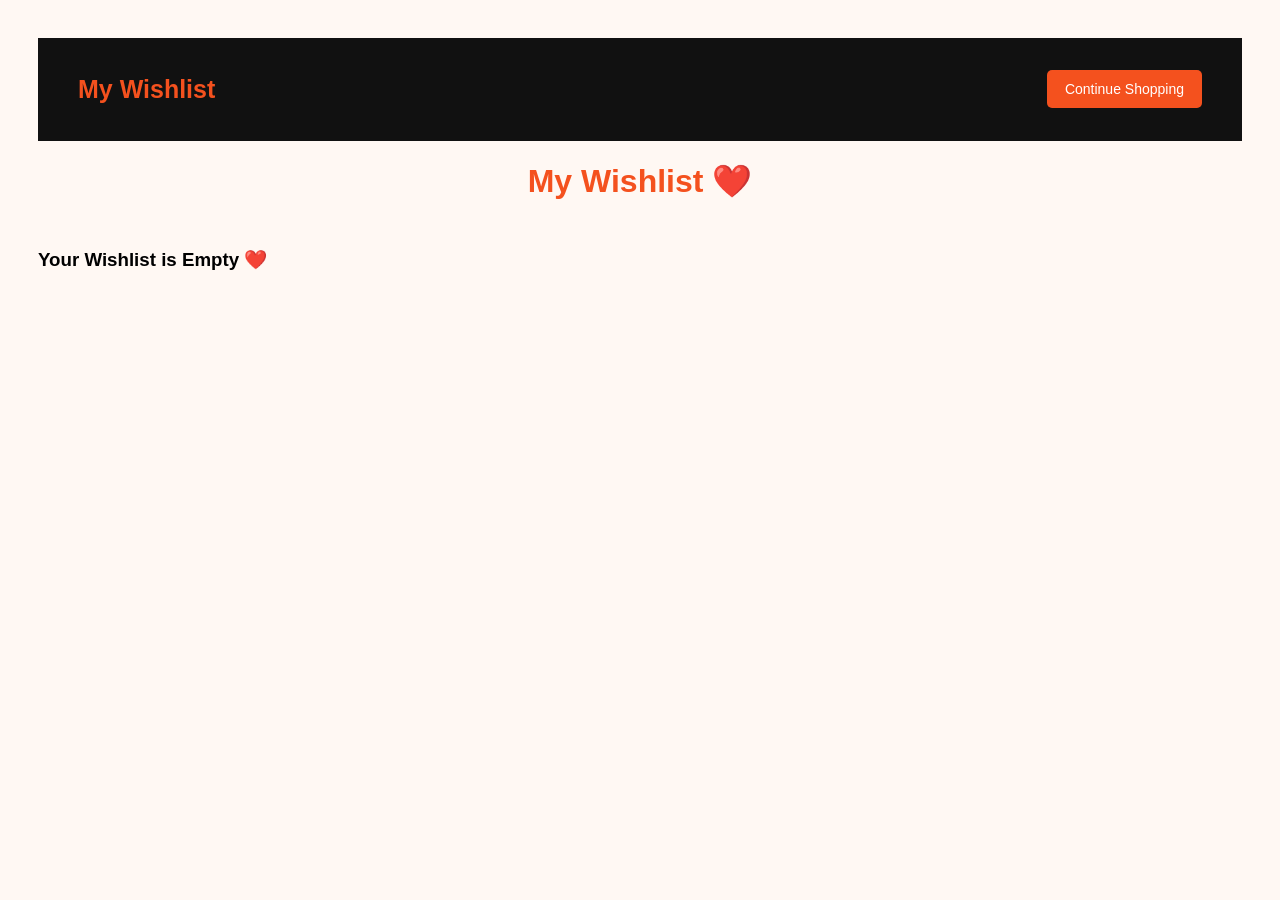
<file: wishlist.html>
<!DOCTYPE html>
<html>
<head>
    <title>My Wishlist | SoleStyle</title>
    <meta charset="UTF-8">
    <meta name="viewport" content="width=device-width, initial-scale=1">

    <style>
        body {
            font-family: Arial, sans-serif;
            background: #fff8f3;
            padding: 30px;
        }

        .header {
            background: #111;
            color: white;
            padding: 20px 40px;
            display: flex;
            align-items: center;
            justify-content: space-between;
        }

        .header h1 {
            font-size: 25px;
        }

        .back-btn {
            text-decoration: none;
            color: white;
            background: #f4511e;
            padding: 11px 18px;
            border-radius: 5px;
            font-size: 14px;
        }

        .back-btn:hover {
            background: white;
            color: #f4511e;
        }


        h1 {
            text-align: center;
            color: #f4511e;
        }

        #wishlistItems {
            display: grid;
            grid-template-columns: repeat(auto-fit, minmax(220px, 1fr));
            gap: 20px;
            margin-top: 30px;
        }

        .product {
            background: white;
            padding: 20px;
            border-radius: 12px;
            box-shadow: 0 3px 12px #ddd;
            text-align: center;
        }

        .product img {
            width: 100%;
            height: 180px;
            object-fit: contain;
        }

        button {
            background: #f4511e;
            color: white;
            border: none;
            padding: 10px 18px;
            cursor: pointer;
            border-radius: 5px;
        }
    </style>
</head>

<body>

    <!-- HEADER -->

    <header class="header">

        <h1>
            <i class="fa-solid fa-cart-shopping"></i>
            My Wishlist
        </h1>

        <a href="index.html" class="back-btn">
            <i class="fa-solid fa-arrow-left"></i>
            Continue Shopping
        </a>

    </header>

    <h1>My Wishlist ❤️</h1>

    <div id="wishlistItems"></div>

    <script>
        let wishlist = JSON.parse(localStorage.getItem("wishlist")) || [];

        function displayWishlist() {
            let container = document.getElementById("wishlistItems");

            if (wishlist.length === 0) {
                container.innerHTML = "<h3>Your Wishlist is Empty ❤️</h3>";
                return;
            }

            container.innerHTML = "";

            wishlist.forEach((item, index) => {
                container.innerHTML += `
                    <div class="product">
                        <img src="${item.image}" alt="${item.name}">
                        <h3>${item.name}</h3>
                        <p>₹${item.price}</p>
                        <button onclick="removeItem(${index})">Remove</button>
                    </div>
                `;
            });
        }

        function removeItem(index) {
            wishlist.splice(index, 1);
            localStorage.setItem("wishlist", JSON.stringify(wishlist));
            displayWishlist();
        }

        displayWishlist();
    </script>

</body>
</html>
</file>
